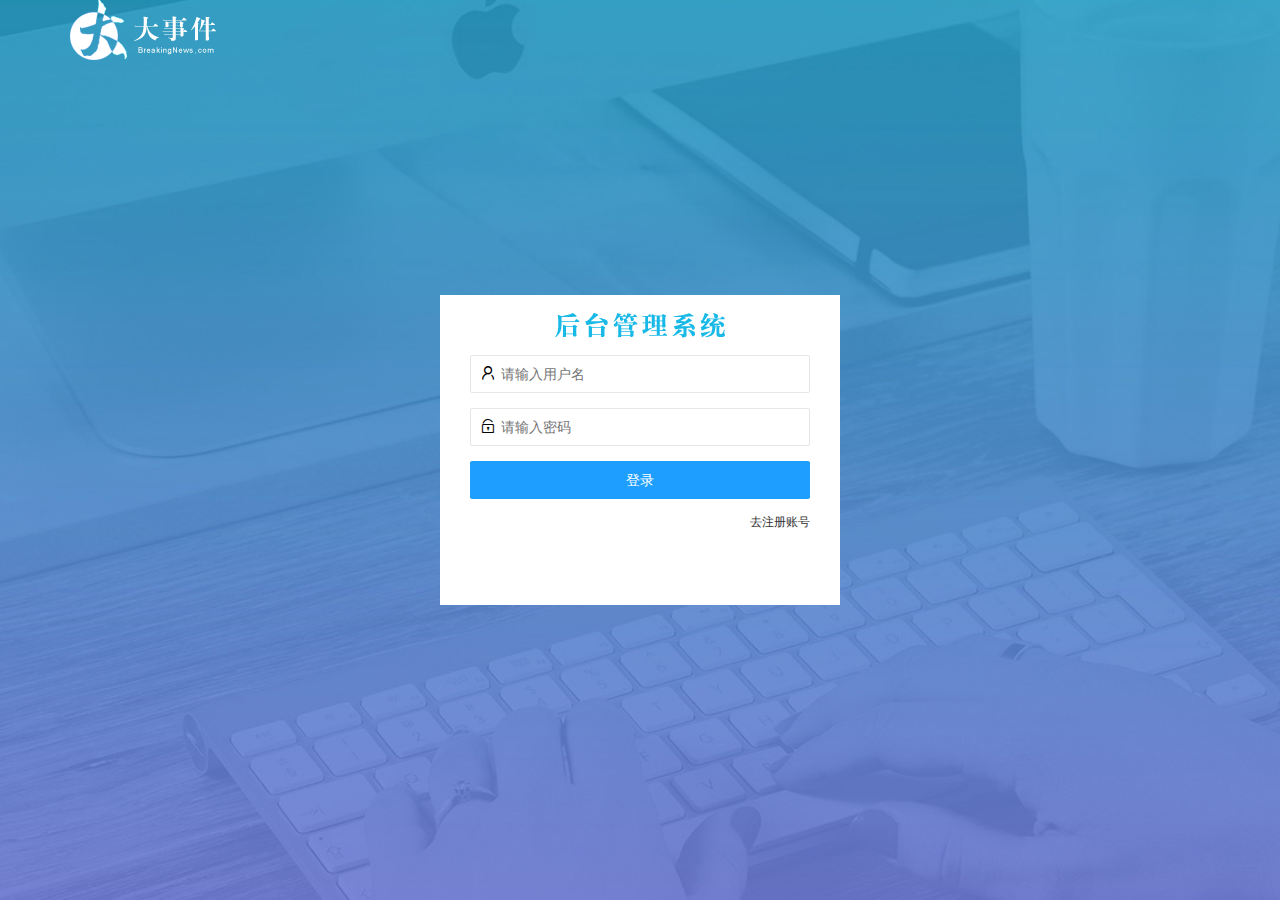
<file: login.html>
<!DOCTYPE html>
<html lang="en">

<head>
    <meta charset="UTF-8">
    <meta name="viewport" content="width=device-width, initial-scale=1.0">
    <title>Document</title>
    <link rel="stylesheet" href="/assets/lib/layui/css/layui.css">
    <link rel="stylesheet" href="/assets/css/login.css">

</head>

<body>
    <div class="layui-main">
        <img src="/assets/images/logo.png" alt="">
    </div>
    <!-- 登录注册区域 -->
    <div class="loginAndRegBox">
        <div class="titleBox"></div>
        <div class="loginBox">
            <!-- 登录表单 -->
            <form class="layui-form" id="form_login">
                <div class="layui-form-item">
                    <i class="layui-icon layui-icon-username"></i>
                    <input type="text" name="username" required lay-verify="required" placeholder="请输入用户名"
                        autocomplete="off" class="layui-input">
                </div>
                <div class="layui-form-item">
                    <i class="layui-icon layui-icon-password"></i>
                    <input type="password" name="password" required lay-verify="required|pwd" placeholder="请输入密码"
                        autocomplete="off" class="layui-input">
                </div>
                <div class="layui-form-item">
                    <button class="layui-btn layui-btn-fluid layui-btn-normal" lay-submit
                        lay-filter="formDemo">登录</button>
                </div>
                <div class="layui-form-item">
                    <a href="javascript:;" id="link_reg">去注册账号</a>
                </div>
            </form>
        </div>
        <div class="regBox">
            <!-- 注册表单 -->
            <form class="layui-form" id="form_reg">
                <div class="layui-form-item">
                    <i class="layui-icon layui-icon-username"></i>
                    <input type="text" name="username" required lay-verify="required" placeholder="请输入用户名"
                        autocomplete="off" class="layui-input">
                </div>
                <div class="layui-form-item">
                    <i class="layui-icon layui-icon-password"></i>
                    <input type="password" name="password" required lay-verify="required|pwd" placeholder="请输入密码"
                        autocomplete="off" class="layui-input">
                </div>
                <div class="layui-form-item">
                    <i class="layui-icon layui-icon-password"></i>
                    <input type="password" name="repassword" required lay-verify="required|repwd" placeholder="再次确认密码"
                        autocomplete="off" class="layui-input">
                </div>
                <div class="layui-form-item">
                    <button class="layui-btn layui-btn-fluid layui-btn-normal" lay-submit
                        lay-filter="formDemo">注册</button>
                </div>
                <div class="layui-form-item">
                    <a href="javascript:;" id="link_login">去登录</a>
                </div>
            </form>
        </div>
    </div>
    <script src="/assets/lib/layui/layui.all.js"></script>
    <script src="/assets/lib/jquery.js"></script>
    <script src="/assets/js/baseAPI.js"></script>
    <script src="/assets/js/login.js"></script>
</body>

</html>
</file>
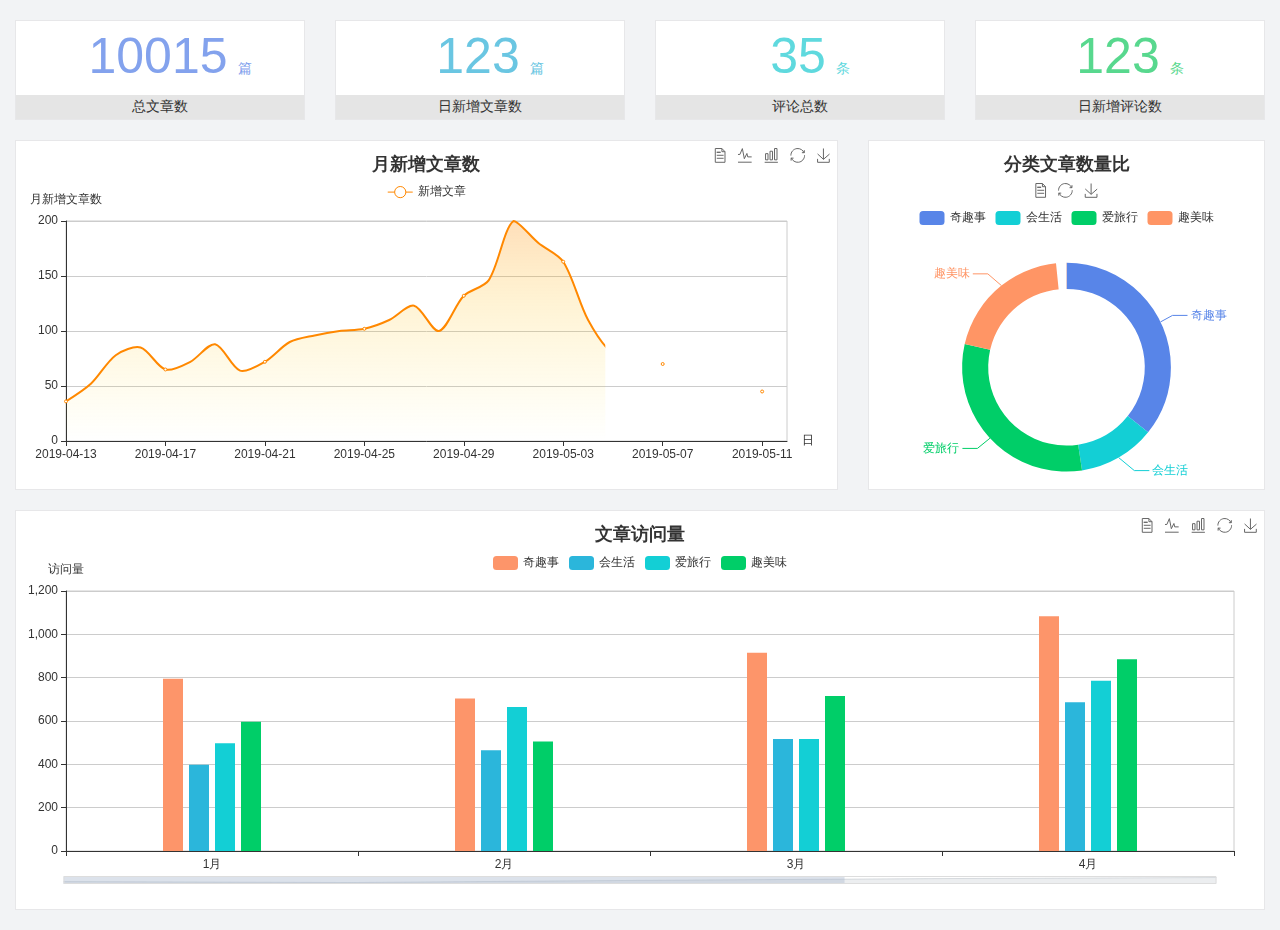
<file: home/dashboard.html>
<!DOCTYPE html>
<html lang="en">

<head>
  <meta charset="UTF-8">
  <meta name="viewport" content="width=device-width, initial-scale=1.0">
  <meta http-equiv="X-UA-Compatible" content="ie=edge">
  <title>图表统计</title>
  <link rel="stylesheet" href="../../assets/lib/bootstrap.css" />
  <link rel="stylesheet" href="../../assets/lib/main.css" />
  <script src="../../assets/lib/jquery.js"></script>
  <script type="text/javascript" src="../../assets/lib/echarts.min.js"></script>
</head>

<body>
  <div class="container-fluid">
    <div class="row spannel_list">
      <div class="col-sm-3 col-xs-6">
        <div class="spannel">
          <em>10015</em><span>篇</span>
          <b>总文章数</b>
        </div>
      </div>
      <div class="col-sm-3 col-xs-6">
        <div class="spannel scolor01">
          <em>123</em><span>篇</span>
          <b>日新增文章数</b>
        </div>
      </div>
      <div class="col-sm-3 col-xs-6">
        <div class="spannel scolor02">
          <em>35</em><span>条</span>
          <b>评论总数</b>
        </div>
      </div>
      <div class="col-sm-3 col-xs-6">
        <div class="spannel scolor03">
          <em>123</em><span>条</span>
          <b>日新增评论数</b>
        </div>
      </div>
    </div>
  </div>

  <div class="container-fluid">
    <div class="row curve-pie">
      <div class="col-lg-8 col-md-8">
        <div class="gragh_pannel" id="curve_show"></div>
      </div>
      <div class="col-lg-4 col-md-4">
        <div class="gragh_pannel" id="pie_show"></div>
      </div>
    </div>
  </div>

  <div class="container-fluid">
    <div class="column_pannel" id="column_show"></div>
  </div>

  <script>
    var oChart = echarts.init(document.getElementById('curve_show'));
    var aList_all = [
      { 'count': 36, 'date': '2019-04-13' },
      { 'count': 52, 'date': '2019-04-14' },
      { 'count': 78, 'date': '2019-04-15' },
      { 'count': 85, 'date': '2019-04-16' },
      { 'count': 65, 'date': '2019-04-17' },
      { 'count': 72, 'date': '2019-04-18' },
      { 'count': 88, 'date': '2019-04-19' },
      { 'count': 64, 'date': '2019-04-20' },
      { 'count': 72, 'date': '2019-04-21' },
      { 'count': 90, 'date': '2019-04-22' },
      { 'count': 96, 'date': '2019-04-23' },
      { 'count': 100, 'date': '2019-04-24' },
      { 'count': 102, 'date': '2019-04-25' },
      { 'count': 110, 'date': '2019-04-26' },
      { 'count': 123, 'date': '2019-04-27' },
      { 'count': 100, 'date': '2019-04-28' },
      { 'count': 132, 'date': '2019-04-29' },
      { 'count': 146, 'date': '2019-04-30' },
      { 'count': 200, 'date': '2019-05-01' },
      { 'count': 180, 'date': '2019-05-02' },
      { 'count': 163, 'date': '2019-05-03' },
      { 'count': 110, 'date': '2019-05-04' },
      { 'count': 80, 'date': '2019-05-05' },
      { 'count': 82, 'date': '2019-05-06' },
      { 'count': 70, 'date': '2019-05-07' },
      { 'count': 65, 'date': '2019-05-08' },
      { 'count': 54, 'date': '2019-05-09' },
      { 'count': 40, 'date': '2019-05-10' },
      { 'count': 45, 'date': '2019-05-11' },
      { 'count': 38, 'date': '2019-05-12' },
    ];

    let aCount = [];
    let aDate = [];

    for (var i = 0; i < aList_all.length; i++) {
      aCount.push(aList_all[i].count);
      aDate.push(aList_all[i].date);
    }

    var chartopt = {
      title: {
        text: '月新增文章数',
        left: 'center',
        top: '10'
      },
      tooltip: {
        trigger: 'axis'
      },
      legend: {
        data: ['新增文章'],
        top: '40'
      },
      toolbox: {
        show: true,
        feature: {
          mark: { show: true },
          dataView: { show: true, readOnly: false },
          magicType: { show: true, type: ['line', 'bar'] },
          restore: { show: true },
          saveAsImage: { show: true }
        }
      },
      calculable: true,
      xAxis: [
        {
          name: '日',
          type: 'category',
          boundaryGap: false,
          data: aDate
        }
      ],
      yAxis: [
        {
          name: '月新增文章数',
          type: 'value'
        }
      ],
      series: [
        {
          name: '新增文章',
          type: 'line',
          smooth: true,
          itemStyle: { normal: { areaStyle: { type: 'default' }, color: '#f80' }, lineStyle: { color: '#f80' } },
          data: aCount
        }],
      areaStyle: {
        normal: {
          color: new echarts.graphic.LinearGradient(0, 0, 0, 1, [{
            offset: 0,
            color: 'rgba(255,136,0,0.39)'
          }, {
            offset: .34,
            color: 'rgba(255,180,0,0.25)'
          }, {
            offset: 1,
            color: 'rgba(255,222,0,0.00)'
          }])

        }
      },
      grid: {
        show: true,
        x: 50,
        x2: 50,
        y: 80,
        height: 220
      }
    };

    oChart.setOption(chartopt);


    var oPie = echarts.init(document.getElementById('pie_show'));
    var oPieopt =
    {
      title: {
        top: 10,
        text: '分类文章数量比',
        x: 'center'
      },
      tooltip: {
        trigger: 'item',
        formatter: "{a} <br/>{b} : {c} ({d}%)"
      },
      color: ['#5885e8', '#13cfd5', '#00ce68', '#ff9565'],
      legend: {
        x: 'center',
        top: 65,
        data: ['奇趣事', '会生活', '爱旅行', '趣美味']
      },
      toolbox: {
        show: true,
        x: 'center',
        top: 35,
        feature: {
          mark: { show: true },
          dataView: { show: true, readOnly: false },
          magicType: {
            show: true,
            type: ['pie', 'funnel'],
            option: {
              funnel: {
                x: '25%',
                width: '50%',
                funnelAlign: 'left',
                max: 1548
              }
            }
          },
          restore: { show: true },
          saveAsImage: { show: true }
        }
      },
      calculable: true,
      series: [
        {
          name: '访问来源',
          type: 'pie',
          radius: ['45%', '60%'],
          center: ['50%', '65%'],
          data: [
            { value: 300, name: '奇趣事' },
            { value: 100, name: '会生活' },
            { value: 260, name: '爱旅行' },
            { value: 180, name: '趣美味' }
          ]
        }
      ]
    };
    oPie.setOption(oPieopt);



    var oColumn = this.echarts.init(document.getElementById('column_show'));
    var oColumnopt =
    {
      title: {
        text: '文章访问量',
        left: 'center',
        top: '10'
      },
      tooltip: {
        trigger: 'axis'
      },
      legend: {
        data: ['奇趣事', '会生活', '爱旅行', '趣美味'],
        top: '40'
      },
      toolbox: {
        show: true,
        feature: {
          mark: { show: true },
          dataView: { show: true, readOnly: false },
          magicType: { show: true, type: ['line', 'bar'] },
          restore: { show: true },
          saveAsImage: { show: true }
        }
      },
      calculable: true,
      xAxis: [
        {
          type: 'category',
          data: ['1月', '2月', '3月', '4月', '5月']
        }
      ],
      yAxis: [
        {
          name: '访问量',
          type: 'value'
        }
      ],
      series: [
        {
          name: '奇趣事',
          type: 'bar',
          barWidth: 20,
          itemStyle: {
            normal: { areaStyle: { type: 'default' }, color: '#fd956a' }
          },
          data: [800, 708, 920, 1090, 1200]
        },
        {
          name: '会生活',
          type: 'bar',
          barWidth: 20,
          itemStyle: {
            normal: { areaStyle: { type: 'default' }, color: '#2bb6db' }
          },
          data: [400, 468, 520, 690, 800]
        },
        {
          name: '爱旅行',
          type: 'bar',
          barWidth: 20,
          itemStyle: {
            normal: { areaStyle: { type: 'default' }, color: '#13cfd5' }
          },
          data: [500, 668, 520, 790, 900]
        },
        {
          name: '趣美味',
          type: 'bar',
          barWidth: 20,
          itemStyle: {
            normal: { areaStyle: { type: 'default' }, color: '#00ce68' }
          },
          data: [600, 508, 720, 890, 1000]
        }
      ],
      grid: {
        show: true,
        x: 50,
        x2: 30,
        y: 80,
        height: 260
      },
      dataZoom: [//给x轴设置滚动条
        {
          start: 0,//默认为0
          end: 100 - 1000 / 31,//默认为100
          type: 'slider',
          show: true,
          xAxisIndex: [0],
          handleSize: 0,//滑动条的 左右2个滑动条的大小
          height: 8,//组件高度
          left: 45, //左边的距离
          right: 50,//右边的距离
          bottom: 26,//右边的距离
          handleColor: '#ddd',//h滑动图标的颜色
          handleStyle: {
            borderColor: "#cacaca",
            borderWidth: "1",
            shadowBlur: 2,
            background: "#ddd",
            shadowColor: "#ddd",
          }
        }]
    };
    oColumn.setOption(oColumnopt);
  </script>
</body>

</html>
</file>
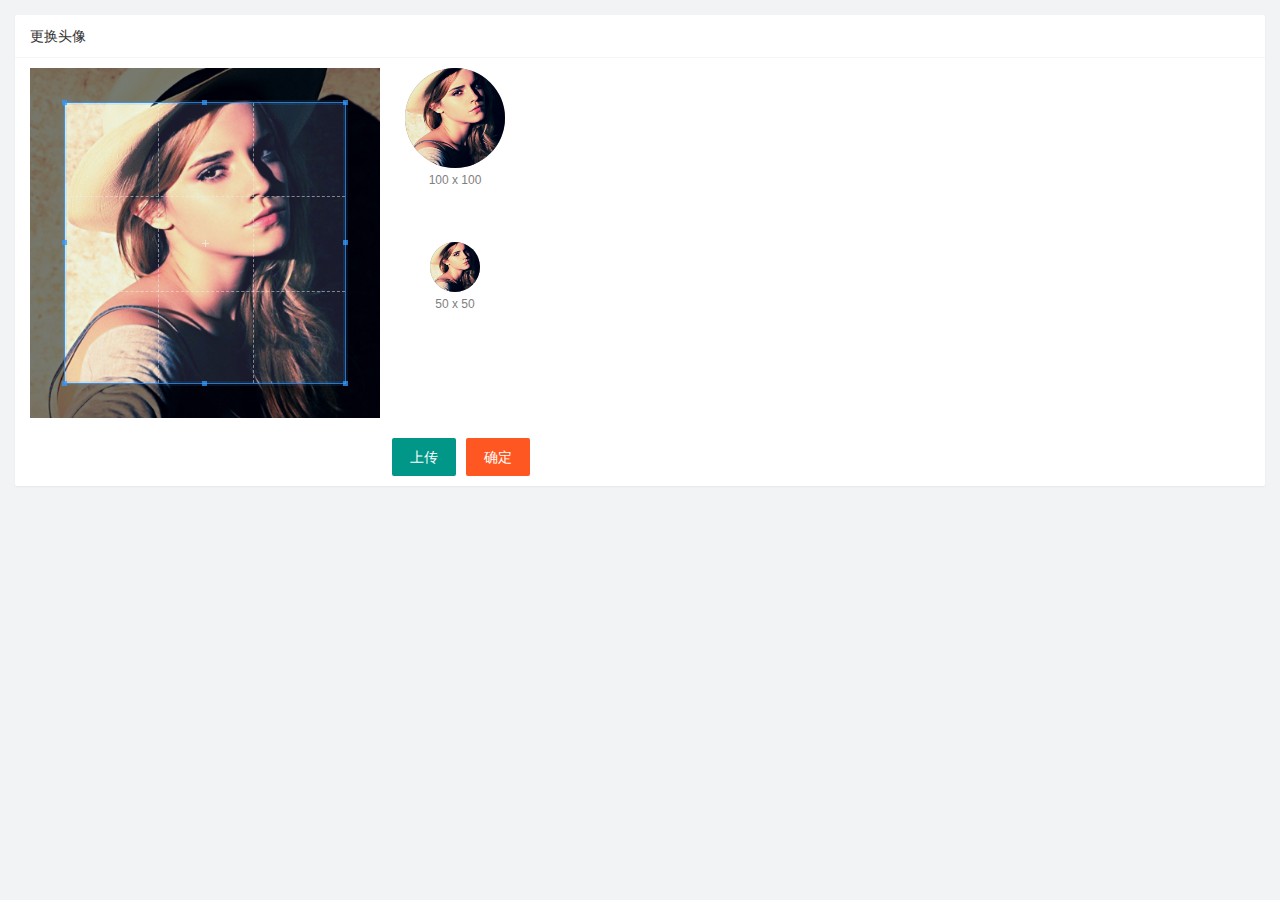
<file: user/user_avatar.html>
<!DOCTYPE html>
<html lang="en">

<head>
    <meta charset="UTF-8">
    <meta name="viewport" content="width=device-width, initial-scale=1.0">
    <title>Document</title>
    <link rel="stylesheet" href="/assets/lib/layui/css/layui.css">
    <link rel="stylesheet" href="/assets/lib/cropper/cropper.css">
    <link rel="stylesheet" href="/assets/css/user/user_avatar.css">
</head>

<body>
    <div class="layui-card">
        <div class="layui-card-header">更换头像</div>
        <div class="layui-card-body">
            <!-- 第一行的图片裁剪和预览区域 -->
            <div class="row1">
                <!-- 图片裁剪区域 -->
                <div class="cropper-box">
                    <!-- 这个 img 标签很重要，将来会把它初始化为裁剪区域 -->
                    <img id="image" src="/assets/images/sample.jpg" />
                </div>
                <!-- 图片的预览区域 -->
                <div class="preview-box">
                    <div>
                        <!-- 宽高为 100px 的预览区域 -->
                        <div class="img-preview w100"></div>
                        <p class="size">100 x 100</p>
                    </div>
                    <div>
                        <!-- 宽高为 50px 的预览区域 -->
                        <div class="img-preview w50"></div>
                        <p class="size">50 x 50</p>
                    </div>
                </div>
            </div>
            <!-- 第二行的按钮区域 -->
            <div class="row2">
                <input type="file" id="file" accept="image/png,image/jpeg">
                <button type="button" class="layui-btn" id="btnChooseImage">上传</button>
                <button type="button" class="layui-btn layui-btn-danger" id="btnUpload">确定</button>
            </div>
        </div>
    </div>
    <script src="/assets/lib/layui/layui.all.js"></script>
    <script src="/assets/lib/jquery.js"></script>
    <script src="/assets/lib/cropper/Cropper.js"></script>
    <script src="/assets/lib/cropper/jquery-cropper.js"></script>
    <script src="/assets/js/baseAPI.js"></script>
    <script src="/assets/js/user/user_avatar.js"></script>
</body>

</html>
</file>
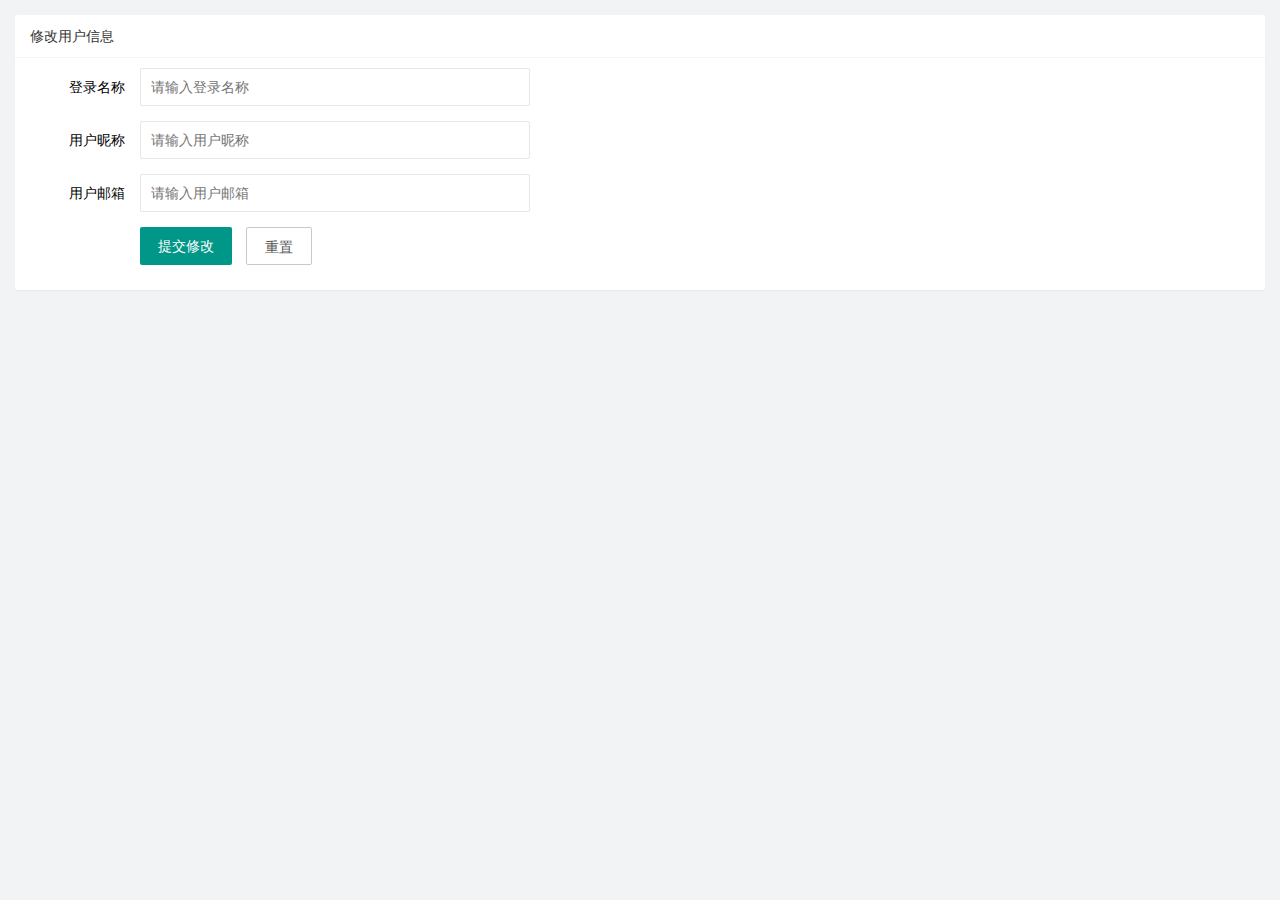
<file: user/user_info.html>
<!DOCTYPE html>
<html lang="en">

<head>
    <meta charset="UTF-8">
    <meta name="viewport" content="width=device-width, initial-scale=1.0">
    <title>Document</title>
    <link rel="stylesheet" href="/assets/lib/layui/css/layui.css">
    <link rel="stylesheet" href="/assets/css/user/user_info.css">
</head>

<body>
    <div class="layui-card">
        <div class="layui-card-header">修改用户信息</div>
        <div class="layui-card-body">
            <form class="layui-form" lay-filter="formUserInfo">
                <input type="hidden" name="id" value="">
                <div class="layui-form-item">
                    <label class="layui-form-label">登录名称</label>
                    <div class="layui-input-block">
                        <input type="text" name="username" required lay-verify="required" placeholder="请输入登录名称"
                            autocomplete="off" class="layui-input" readonly>
                    </div>
                </div>
                <div class="layui-form-item">
                    <label class="layui-form-label">用户昵称</label>
                    <div class="layui-input-block">
                        <input type="text" name="nickname" required lay-verify="required|nickname" placeholder="请输入用户昵称"
                            autocomplete="off" class="layui-input">
                    </div>
                </div>
                <div class="layui-form-item">
                    <label class="layui-form-label">用户邮箱</label>
                    <div class="layui-input-block">
                        <input type="text" name="email" required lay-verify="required|email" placeholder="请输入用户邮箱"
                            autocomplete="off" class="layui-input">
                    </div>
                </div>
                <div class="layui-form-item">
                    <div class="layui-input-block">
                        <button class="layui-btn" lay-submit lay-filter="formDemo">提交修改</button>
                        <button type="reset" class="layui-btn layui-btn-primary" id="btnReset">重置</button>
                    </div>
                </div>
            </form>
        </div>
    </div>
    <script src="/assets/lib/layui/layui.all.js"></script>
    <script src="/assets/lib/jquery.js"></script>
    <script src="/assets/js/baseAPI.js"></script>
    <script src="/assets/js/user/user_info.js"></script>
</body>

</html>
</file>
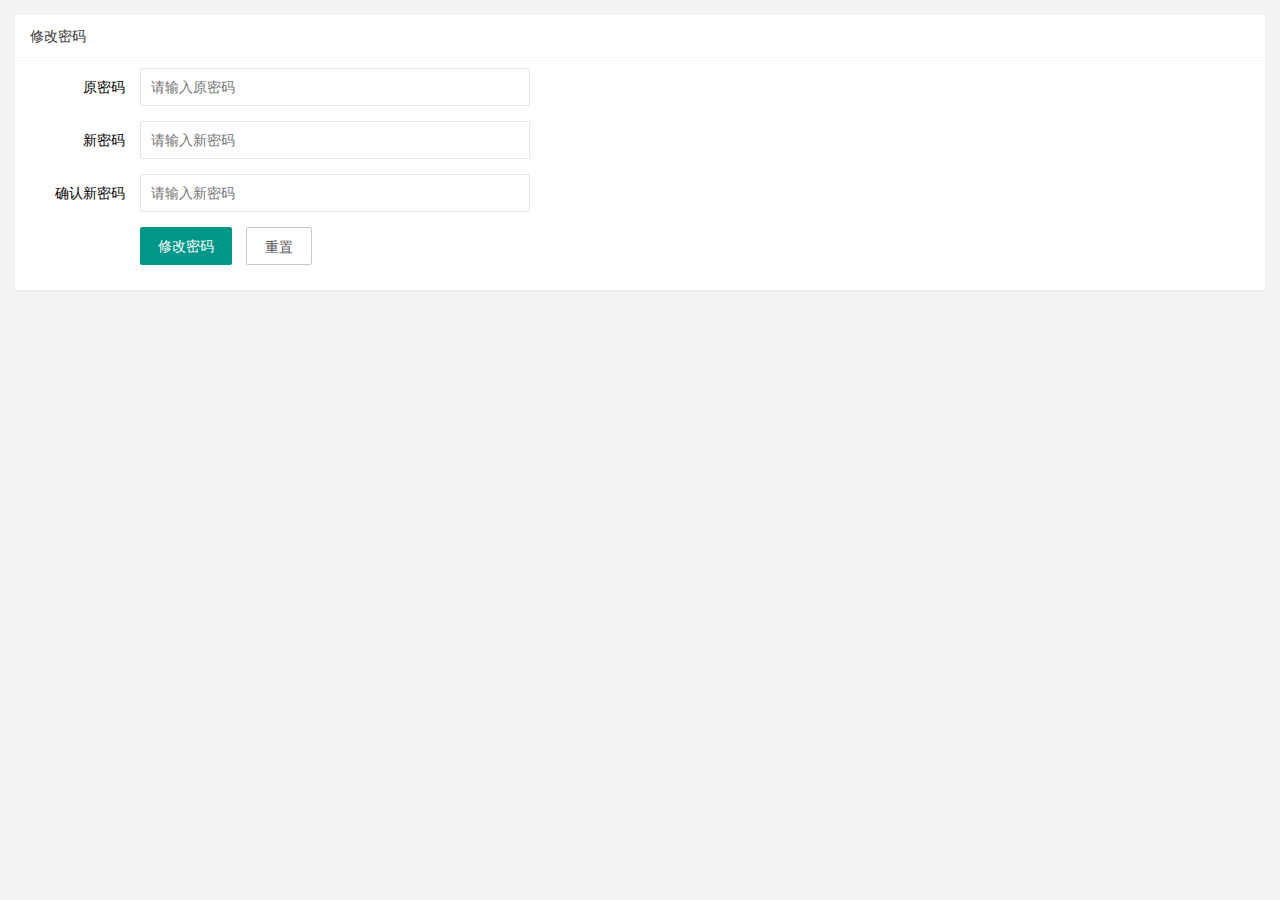
<file: user/user_pwd.html>
<!DOCTYPE html>
<html lang="en">

<head>
    <meta charset="UTF-8">
    <meta name="viewport" content="width=device-width, initial-scale=1.0">
    <title>Document</title>
    <link rel="stylesheet" href="/assets/lib/layui/css/layui.css">
    <link rel="stylesheet" href="/assets/css/user/user_pwd.css">
</head>

<body>
    <div class="layui-card">
        <div class="layui-card-header">修改密码</div>
        <div class="layui-card-body">
            <form class="layui-form" action="">
                <div class="layui-form-item">
                    <label class="layui-form-label">原密码</label>
                    <div class="layui-input-block">
                        <input type="password" name="oldPwd" required lay-verify="required|pwd" placeholder="请输入原密码"
                            autocomplete="off" class="layui-input">
                    </div>
                </div>
                <div class="layui-form-item">
                    <label class="layui-form-label">新密码</label>
                    <div class="layui-input-block">
                        <input type="password" name="newPwd" required lay-verify="required|pwd|samePwd"
                            placeholder="请输入新密码" autocomplete="off" class="layui-input">
                    </div>
                </div>
                <div class="layui-form-item">
                    <label class="layui-form-label">确认新密码</label>
                    <div class="layui-input-block">
                        <input type="password" name="rePwd" required lay-verify="required|pwd|rePwd"
                            placeholder="请输入新密码" autocomplete="off" class="layui-input">
                    </div>
                </div>
                <div class="layui-form-item">
                    <div class="layui-input-block">
                        <button class="layui-btn" lay-submit lay-filter="formDemo">修改密码</button>
                        <button type="reset" class="layui-btn layui-btn-primary">重置</button>
                    </div>
                </div>
            </form>
        </div>
    </div>
    <script src="/assets/lib/layui/layui.all.js"></script>
    <script src="/assets/lib/jquery.js"></script>
    <script src="/assets/js/baseAPI.js"></script>
    <script src="/assets/js/user/user_pwd.js"></script>
</body>

</html>
</file>
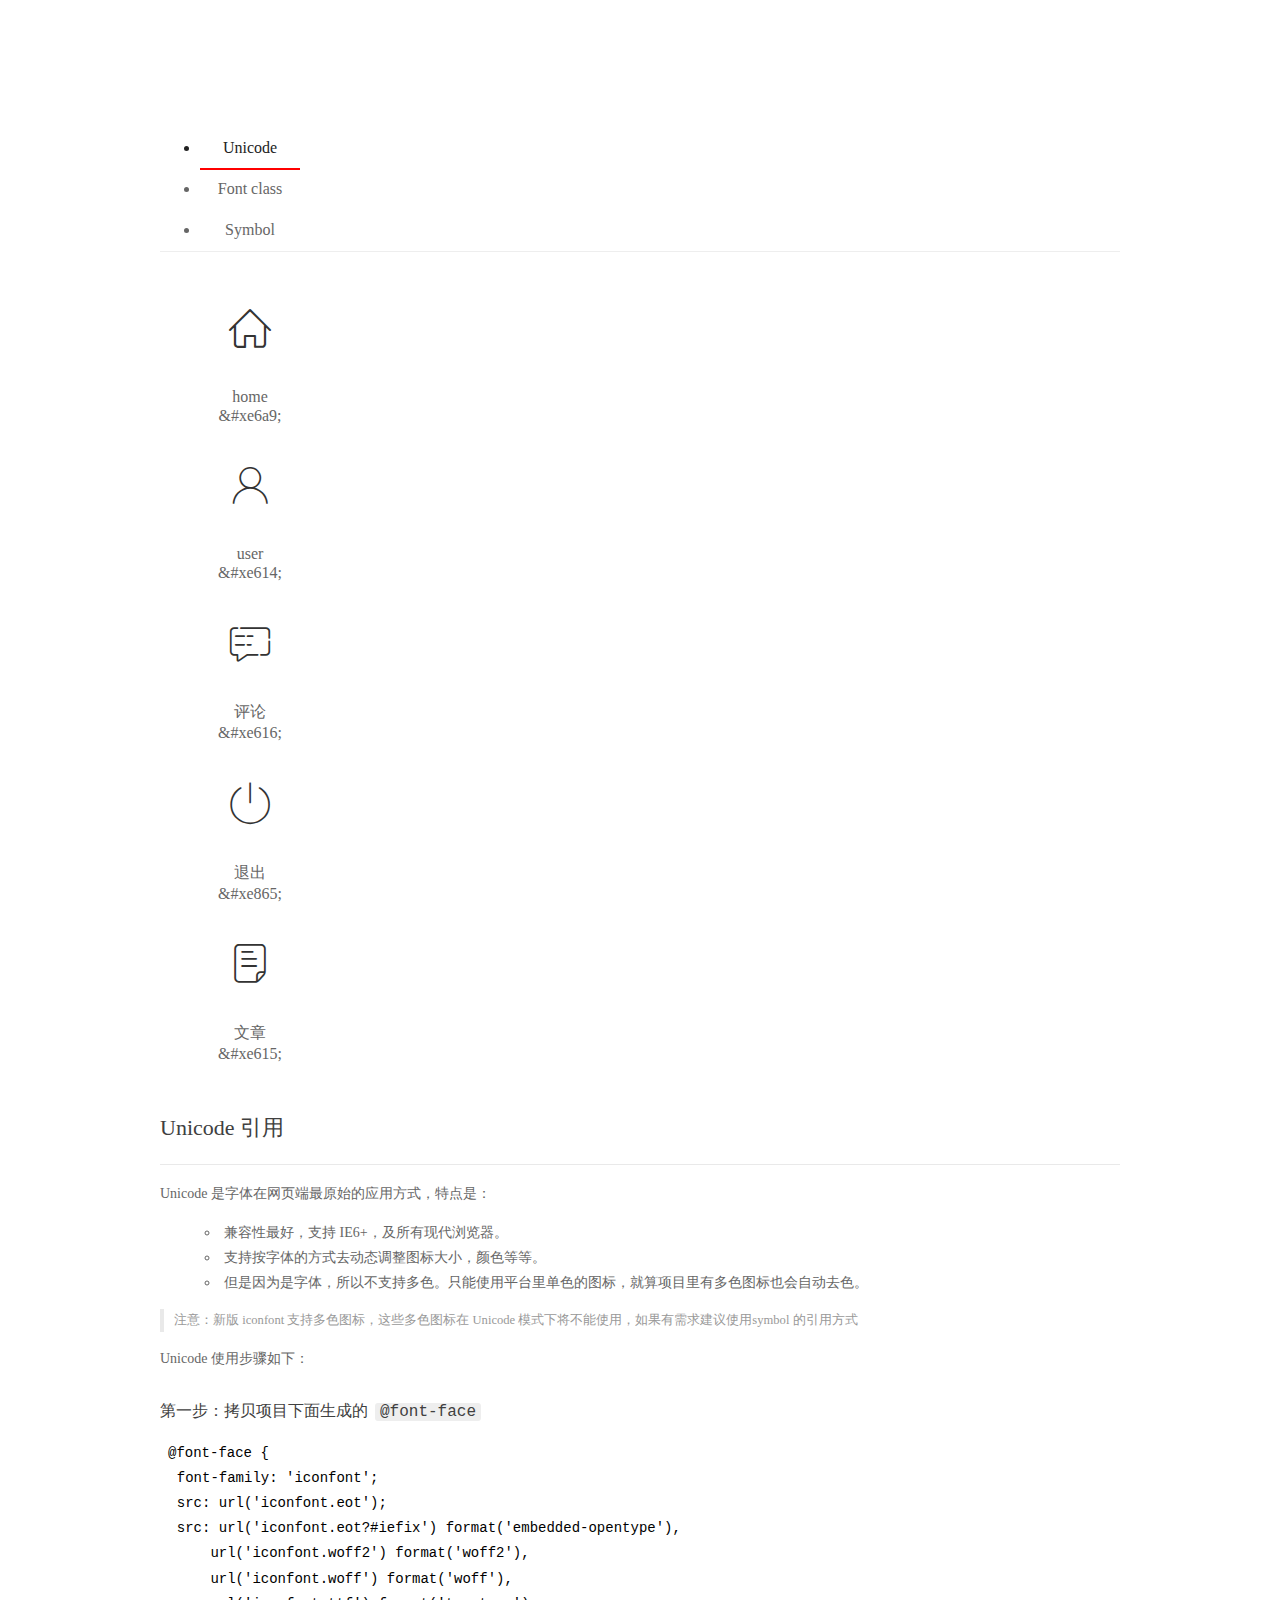
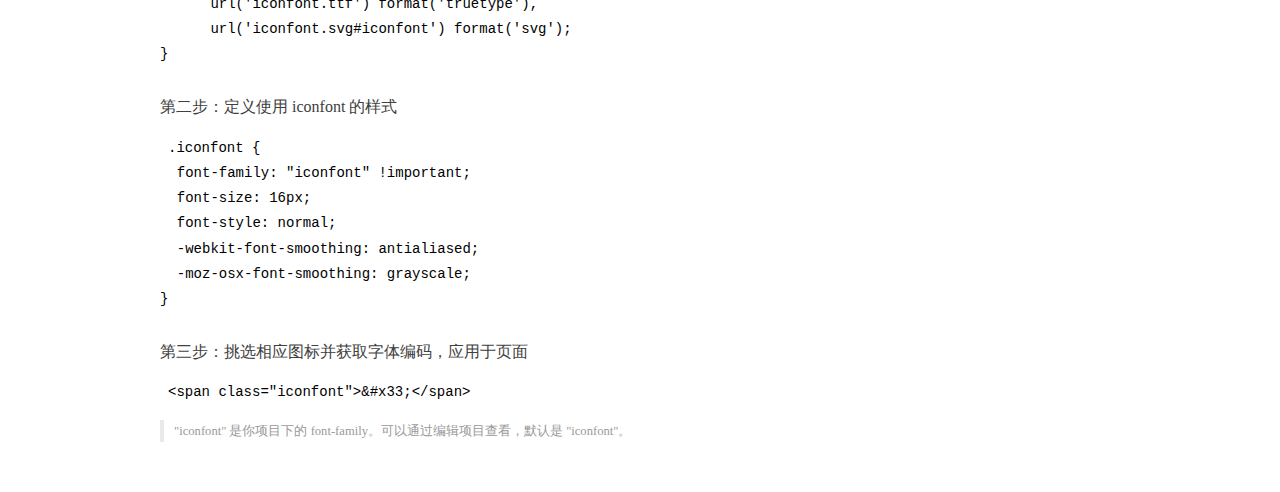
<file: assets/fonts/demo_index.html>
<!DOCTYPE html>
<html>
<head>
  <meta charset="utf-8"/>
  <title>IconFont Demo</title>
  <link rel="shortcut icon" href="https://gtms04.alicdn.com/tps/i4/TB1_oz6GVXXXXaFXpXXJDFnIXXX-64-64.ico" type="image/x-icon"/>
  <link rel="stylesheet" href="https://g.alicdn.com/thx/cube/1.3.2/cube.min.css">
  <link rel="stylesheet" href="demo.css">
  <link rel="stylesheet" href="iconfont.css">
  <script src="iconfont.js"></script>
  <!-- jQuery -->
  <script src="https://a1.alicdn.com/oss/uploads/2018/12/26/7bfddb60-08e8-11e9-9b04-53e73bb6408b.js"></script>
  <!-- 代码高亮 -->
  <script src="https://a1.alicdn.com/oss/uploads/2018/12/26/a3f714d0-08e6-11e9-8a15-ebf944d7534c.js"></script>
</head>
<body>
  <div class="main">
    <h1 class="logo"><a href="https://www.iconfont.cn/" title="iconfont 首页" target="_blank">&#xe86b;</a></h1>
    <div class="nav-tabs">
      <ul id="tabs" class="dib-box">
        <li class="dib active"><span>Unicode</span></li>
        <li class="dib"><span>Font class</span></li>
        <li class="dib"><span>Symbol</span></li>
      </ul>
      
    </div>
    <div class="tab-container">
      <div class="content unicode" style="display: block;">
          <ul class="icon_lists dib-box">
          
            <li class="dib">
              <span class="icon iconfont">&#xe6a9;</span>
                <div class="name">home</div>
                <div class="code-name">&amp;#xe6a9;</div>
              </li>
          
            <li class="dib">
              <span class="icon iconfont">&#xe614;</span>
                <div class="name">user</div>
                <div class="code-name">&amp;#xe614;</div>
              </li>
          
            <li class="dib">
              <span class="icon iconfont">&#xe616;</span>
                <div class="name">评论</div>
                <div class="code-name">&amp;#xe616;</div>
              </li>
          
            <li class="dib">
              <span class="icon iconfont">&#xe865;</span>
                <div class="name">退出</div>
                <div class="code-name">&amp;#xe865;</div>
              </li>
          
            <li class="dib">
              <span class="icon iconfont">&#xe615;</span>
                <div class="name">文章</div>
                <div class="code-name">&amp;#xe615;</div>
              </li>
          
          </ul>
          <div class="article markdown">
          <h2 id="unicode-">Unicode 引用</h2>
          <hr>

          <p>Unicode 是字体在网页端最原始的应用方式，特点是：</p>
          <ul>
            <li>兼容性最好，支持 IE6+，及所有现代浏览器。</li>
            <li>支持按字体的方式去动态调整图标大小，颜色等等。</li>
            <li>但是因为是字体，所以不支持多色。只能使用平台里单色的图标，就算项目里有多色图标也会自动去色。</li>
          </ul>
          <blockquote>
            <p>注意：新版 iconfont 支持多色图标，这些多色图标在 Unicode 模式下将不能使用，如果有需求建议使用symbol 的引用方式</p>
          </blockquote>
          <p>Unicode 使用步骤如下：</p>
          <h3 id="-font-face">第一步：拷贝项目下面生成的 <code>@font-face</code></h3>
<pre><code class="language-css"
>@font-face {
  font-family: 'iconfont';
  src: url('iconfont.eot');
  src: url('iconfont.eot?#iefix') format('embedded-opentype'),
      url('iconfont.woff2') format('woff2'),
      url('iconfont.woff') format('woff'),
      url('iconfont.ttf') format('truetype'),
      url('iconfont.svg#iconfont') format('svg');
}
</code></pre>
          <h3 id="-iconfont-">第二步：定义使用 iconfont 的样式</h3>
<pre><code class="language-css"
>.iconfont {
  font-family: "iconfont" !important;
  font-size: 16px;
  font-style: normal;
  -webkit-font-smoothing: antialiased;
  -moz-osx-font-smoothing: grayscale;
}
</code></pre>
          <h3 id="-">第三步：挑选相应图标并获取字体编码，应用于页面</h3>
<pre>
<code class="language-html"
>&lt;span class="iconfont"&gt;&amp;#x33;&lt;/span&gt;
</code></pre>
          <blockquote>
            <p>"iconfont" 是你项目下的 font-family。可以通过编辑项目查看，默认是 "iconfont"。</p>
          </blockquote>
          </div>
      </div>
      <div class="content font-class">
        <ul class="icon_lists dib-box">
          
          <li class="dib">
            <span class="icon iconfont icon-home"></span>
            <div class="name">
              home
            </div>
            <div class="code-name">.icon-home
            </div>
          </li>
          
          <li class="dib">
            <span class="icon iconfont icon-user"></span>
            <div class="name">
              user
            </div>
            <div class="code-name">.icon-user
            </div>
          </li>
          
          <li class="dib">
            <span class="icon iconfont icon-pinglun"></span>
            <div class="name">
              评论
            </div>
            <div class="code-name">.icon-pinglun
            </div>
          </li>
          
          <li class="dib">
            <span class="icon iconfont icon-tuichu"></span>
            <div class="name">
              退出
            </div>
            <div class="code-name">.icon-tuichu
            </div>
          </li>
          
          <li class="dib">
            <span class="icon iconfont icon-16"></span>
            <div class="name">
              文章
            </div>
            <div class="code-name">.icon-16
            </div>
          </li>
          
        </ul>
        <div class="article markdown">
        <h2 id="font-class-">font-class 引用</h2>
        <hr>

        <p>font-class 是 Unicode 使用方式的一种变种，主要是解决 Unicode 书写不直观，语意不明确的问题。</p>
        <p>与 Unicode 使用方式相比，具有如下特点：</p>
        <ul>
          <li>兼容性良好，支持 IE8+，及所有现代浏览器。</li>
          <li>相比于 Unicode 语意明确，书写更直观。可以很容易分辨这个 icon 是什么。</li>
          <li>因为使用 class 来定义图标，所以当要替换图标时，只需要修改 class 里面的 Unicode 引用。</li>
          <li>不过因为本质上还是使用的字体，所以多色图标还是不支持的。</li>
        </ul>
        <p>使用步骤如下：</p>
        <h3 id="-fontclass-">第一步：引入项目下面生成的 fontclass 代码：</h3>
<pre><code class="language-html">&lt;link rel="stylesheet" href="./iconfont.css"&gt;
</code></pre>
        <h3 id="-">第二步：挑选相应图标并获取类名，应用于页面：</h3>
<pre><code class="language-html">&lt;span class="iconfont icon-xxx"&gt;&lt;/span&gt;
</code></pre>
        <blockquote>
          <p>"
            iconfont" 是你项目下的 font-family。可以通过编辑项目查看，默认是 "iconfont"。</p>
        </blockquote>
      </div>
      </div>
      <div class="content symbol">
          <ul class="icon_lists dib-box">
          
            <li class="dib">
                <svg class="icon svg-icon" aria-hidden="true">
                  <use xlink:href="#icon-home"></use>
                </svg>
                <div class="name">home</div>
                <div class="code-name">#icon-home</div>
            </li>
          
            <li class="dib">
                <svg class="icon svg-icon" aria-hidden="true">
                  <use xlink:href="#icon-user"></use>
                </svg>
                <div class="name">user</div>
                <div class="code-name">#icon-user</div>
            </li>
          
            <li class="dib">
                <svg class="icon svg-icon" aria-hidden="true">
                  <use xlink:href="#icon-pinglun"></use>
                </svg>
                <div class="name">评论</div>
                <div class="code-name">#icon-pinglun</div>
            </li>
          
            <li class="dib">
                <svg class="icon svg-icon" aria-hidden="true">
                  <use xlink:href="#icon-tuichu"></use>
                </svg>
                <div class="name">退出</div>
                <div class="code-name">#icon-tuichu</div>
            </li>
          
            <li class="dib">
                <svg class="icon svg-icon" aria-hidden="true">
                  <use xlink:href="#icon-16"></use>
                </svg>
                <div class="name">文章</div>
                <div class="code-name">#icon-16</div>
            </li>
          
          </ul>
          <div class="article markdown">
          <h2 id="symbol-">Symbol 引用</h2>
          <hr>

          <p>这是一种全新的使用方式，应该说这才是未来的主流，也是平台目前推荐的用法。相关介绍可以参考这篇<a href="">文章</a>
            这种用法其实是做了一个 SVG 的集合，与另外两种相比具有如下特点：</p>
          <ul>
            <li>支持多色图标了，不再受单色限制。</li>
            <li>通过一些技巧，支持像字体那样，通过 <code>font-size</code>, <code>color</code> 来调整样式。</li>
            <li>兼容性较差，支持 IE9+，及现代浏览器。</li>
            <li>浏览器渲染 SVG 的性能一般，还不如 png。</li>
          </ul>
          <p>使用步骤如下：</p>
          <h3 id="-symbol-">第一步：引入项目下面生成的 symbol 代码：</h3>
<pre><code class="language-html">&lt;script src="./iconfont.js"&gt;&lt;/script&gt;
</code></pre>
          <h3 id="-css-">第二步：加入通用 CSS 代码（引入一次就行）：</h3>
<pre><code class="language-html">&lt;style&gt;
.icon {
  width: 1em;
  height: 1em;
  vertical-align: -0.15em;
  fill: currentColor;
  overflow: hidden;
}
&lt;/style&gt;
</code></pre>
          <h3 id="-">第三步：挑选相应图标并获取类名，应用于页面：</h3>
<pre><code class="language-html">&lt;svg class="icon" aria-hidden="true"&gt;
  &lt;use xlink:href="#icon-xxx"&gt;&lt;/use&gt;
&lt;/svg&gt;
</code></pre>
          </div>
      </div>

    </div>
  </div>
  <script>
  $(document).ready(function () {
      $('.tab-container .content:first').show()

      $('#tabs li').click(function (e) {
        var tabContent = $('.tab-container .content')
        var index = $(this).index()

        if ($(this).hasClass('active')) {
          return
        } else {
          $('#tabs li').removeClass('active')
          $(this).addClass('active')

          tabContent.hide().eq(index).fadeIn()
        }
      })
    })
  </script>
</body>
</html>
</file>
<file: assets/lib/layui/css/layui.css>
/** layui-v2.5.5 MIT License By https://www.layui.com */
 .layui-inline,img{display:inline-block;vertical-align:middle}h1,h2,h3,h4,h5,h6{font-weight:400}.layui-edge,.layui-header,.layui-inline,.layui-main{position:relative}.layui-body,.layui-edge,.layui-elip{overflow:hidden}.layui-btn,.layui-edge,.layui-inline,img{vertical-align:middle}.layui-btn,.layui-disabled,.layui-icon,.layui-unselect{-moz-user-select:none;-webkit-user-select:none;-ms-user-select:none}.layui-elip,.layui-form-checkbox span,.layui-form-pane .layui-form-label{text-overflow:ellipsis;white-space:nowrap}.layui-breadcrumb,.layui-tree-btnGroup{visibility:hidden}blockquote,body,button,dd,div,dl,dt,form,h1,h2,h3,h4,h5,h6,input,li,ol,p,pre,td,textarea,th,ul{margin:0;padding:0;-webkit-tap-highlight-color:rgba(0,0,0,0)}a:active,a:hover{outline:0}img{border:none}li{list-style:none}table{border-collapse:collapse;border-spacing:0}h4,h5,h6{font-size:100%}button,input,optgroup,option,select,textarea{font-family:inherit;font-size:inherit;font-style:inherit;font-weight:inherit;outline:0}pre{white-space:pre-wrap;white-space:-moz-pre-wrap;white-space:-pre-wrap;white-space:-o-pre-wrap;word-wrap:break-word}body{line-height:24px;font:14px Helvetica Neue,Helvetica,PingFang SC,Tahoma,Arial,sans-serif}hr{height:1px;margin:10px 0;border:0;clear:both}a{color:#333;text-decoration:none}a:hover{color:#777}a cite{font-style:normal;*cursor:pointer}.layui-border-box,.layui-border-box *{box-sizing:border-box}.layui-box,.layui-box *{box-sizing:content-box}.layui-clear{clear:both;*zoom:1}.layui-clear:after{content:'\20';clear:both;*zoom:1;display:block;height:0}.layui-inline{*display:inline;*zoom:1}.layui-edge{display:inline-block;width:0;height:0;border-width:6px;border-style:dashed;border-color:transparent}.layui-edge-top{top:-4px;border-bottom-color:#999;border-bottom-style:solid}.layui-edge-right{border-left-color:#999;border-left-style:solid}.layui-edge-bottom{top:2px;border-top-color:#999;border-top-style:solid}.layui-edge-left{border-right-color:#999;border-right-style:solid}.layui-disabled,.layui-disabled:hover{color:#d2d2d2!important;cursor:not-allowed!important}.layui-circle{border-radius:100%}.layui-show{display:block!important}.layui-hide{display:none!important}@font-face{font-family:layui-icon;src:url(../font/iconfont.eot?v=250);src:url(../font/iconfont.eot?v=250#iefix) format('embedded-opentype'),url(../font/iconfont.woff2?v=250) format('woff2'),url(../font/iconfont.woff?v=250) format('woff'),url(../font/iconfont.ttf?v=250) format('truetype'),url(../font/iconfont.svg?v=250#layui-icon) format('svg')}.layui-icon{font-family:layui-icon!important;font-size:16px;font-style:normal;-webkit-font-smoothing:antialiased;-moz-osx-font-smoothing:grayscale}.layui-icon-reply-fill:before{content:"\e611"}.layui-icon-set-fill:before{content:"\e614"}.layui-icon-menu-fill:before{content:"\e60f"}.layui-icon-search:before{content:"\e615"}.layui-icon-share:before{content:"\e641"}.layui-icon-set-sm:before{content:"\e620"}.layui-icon-engine:before{content:"\e628"}.layui-icon-close:before{content:"\1006"}.layui-icon-close-fill:before{content:"\1007"}.layui-icon-chart-screen:before{content:"\e629"}.layui-icon-star:before{content:"\e600"}.layui-icon-circle-dot:before{content:"\e617"}.layui-icon-chat:before{content:"\e606"}.layui-icon-release:before{content:"\e609"}.layui-icon-list:before{content:"\e60a"}.layui-icon-chart:before{content:"\e62c"}.layui-icon-ok-circle:before{content:"\1005"}.layui-icon-layim-theme:before{content:"\e61b"}.layui-icon-table:before{content:"\e62d"}.layui-icon-right:before{content:"\e602"}.layui-icon-left:before{content:"\e603"}.layui-icon-cart-simple:before{content:"\e698"}.layui-icon-face-cry:before{content:"\e69c"}.layui-icon-face-smile:before{content:"\e6af"}.layui-icon-survey:before{content:"\e6b2"}.layui-icon-tree:before{content:"\e62e"}.layui-icon-upload-circle:before{content:"\e62f"}.layui-icon-add-circle:before{content:"\e61f"}.layui-icon-download-circle:before{content:"\e601"}.layui-icon-templeate-1:before{content:"\e630"}.layui-icon-util:before{content:"\e631"}.layui-icon-face-surprised:before{content:"\e664"}.layui-icon-edit:before{content:"\e642"}.layui-icon-speaker:before{content:"\e645"}.layui-icon-down:before{content:"\e61a"}.layui-icon-file:before{content:"\e621"}.layui-icon-layouts:before{content:"\e632"}.layui-icon-rate-half:before{content:"\e6c9"}.layui-icon-add-circle-fine:before{content:"\e608"}.layui-icon-prev-circle:before{content:"\e633"}.layui-icon-read:before{content:"\e705"}.layui-icon-404:before{content:"\e61c"}.layui-icon-carousel:before{content:"\e634"}.layui-icon-help:before{content:"\e607"}.layui-icon-code-circle:before{content:"\e635"}.layui-icon-water:before{content:"\e636"}.layui-icon-username:before{content:"\e66f"}.layui-icon-find-fill:before{content:"\e670"}.layui-icon-about:before{content:"\e60b"}.layui-icon-location:before{content:"\e715"}.layui-icon-up:before{content:"\e619"}.layui-icon-pause:before{content:"\e651"}.layui-icon-date:before{content:"\e637"}.layui-icon-layim-uploadfile:before{content:"\e61d"}.layui-icon-delete:before{content:"\e640"}.layui-icon-play:before{content:"\e652"}.layui-icon-top:before{content:"\e604"}.layui-icon-friends:before{content:"\e612"}.layui-icon-refresh-3:before{content:"\e9aa"}.layui-icon-ok:before{content:"\e605"}.layui-icon-layer:before{content:"\e638"}.layui-icon-face-smile-fine:before{content:"\e60c"}.layui-icon-dollar:before{content:"\e659"}.layui-icon-group:before{content:"\e613"}.layui-icon-layim-download:before{content:"\e61e"}.layui-icon-picture-fine:before{content:"\e60d"}.layui-icon-link:before{content:"\e64c"}.layui-icon-diamond:before{content:"\e735"}.layui-icon-log:before{content:"\e60e"}.layui-icon-rate-solid:before{content:"\e67a"}.layui-icon-fonts-del:before{content:"\e64f"}.layui-icon-unlink:before{content:"\e64d"}.layui-icon-fonts-clear:before{content:"\e639"}.layui-icon-triangle-r:before{content:"\e623"}.layui-icon-circle:before{content:"\e63f"}.layui-icon-radio:before{content:"\e643"}.layui-icon-align-center:before{content:"\e647"}.layui-icon-align-right:before{content:"\e648"}.layui-icon-align-left:before{content:"\e649"}.layui-icon-loading-1:before{content:"\e63e"}.layui-icon-return:before{content:"\e65c"}.layui-icon-fonts-strong:before{content:"\e62b"}.layui-icon-upload:before{content:"\e67c"}.layui-icon-dialogue:before{content:"\e63a"}.layui-icon-video:before{content:"\e6ed"}.layui-icon-headset:before{content:"\e6fc"}.layui-icon-cellphone-fine:before{content:"\e63b"}.layui-icon-add-1:before{content:"\e654"}.layui-icon-face-smile-b:before{content:"\e650"}.layui-icon-fonts-html:before{content:"\e64b"}.layui-icon-form:before{content:"\e63c"}.layui-icon-cart:before{content:"\e657"}.layui-icon-camera-fill:before{content:"\e65d"}.layui-icon-tabs:before{content:"\e62a"}.layui-icon-fonts-code:before{content:"\e64e"}.layui-icon-fire:before{content:"\e756"}.layui-icon-set:before{content:"\e716"}.layui-icon-fonts-u:before{content:"\e646"}.layui-icon-triangle-d:before{content:"\e625"}.layui-icon-tips:before{content:"\e702"}.layui-icon-picture:before{content:"\e64a"}.layui-icon-more-vertical:before{content:"\e671"}.layui-icon-flag:before{content:"\e66c"}.layui-icon-loading:before{content:"\e63d"}.layui-icon-fonts-i:before{content:"\e644"}.layui-icon-refresh-1:before{content:"\e666"}.layui-icon-rmb:before{content:"\e65e"}.layui-icon-home:before{content:"\e68e"}.layui-icon-user:before{content:"\e770"}.layui-icon-notice:before{content:"\e667"}.layui-icon-login-weibo:before{content:"\e675"}.layui-icon-voice:before{content:"\e688"}.layui-icon-upload-drag:before{content:"\e681"}.layui-icon-login-qq:before{content:"\e676"}.layui-icon-snowflake:before{content:"\e6b1"}.layui-icon-file-b:before{content:"\e655"}.layui-icon-template:before{content:"\e663"}.layui-icon-auz:before{content:"\e672"}.layui-icon-console:before{content:"\e665"}.layui-icon-app:before{content:"\e653"}.layui-icon-prev:before{content:"\e65a"}.layui-icon-website:before{content:"\e7ae"}.layui-icon-next:before{content:"\e65b"}.layui-icon-component:before{content:"\e857"}.layui-icon-more:before{content:"\e65f"}.layui-icon-login-wechat:before{content:"\e677"}.layui-icon-shrink-right:before{content:"\e668"}.layui-icon-spread-left:before{content:"\e66b"}.layui-icon-camera:before{content:"\e660"}.layui-icon-note:before{content:"\e66e"}.layui-icon-refresh:before{content:"\e669"}.layui-icon-female:before{content:"\e661"}.layui-icon-male:before{content:"\e662"}.layui-icon-password:before{content:"\e673"}.layui-icon-senior:before{content:"\e674"}.layui-icon-theme:before{content:"\e66a"}.layui-icon-tread:before{content:"\e6c5"}.layui-icon-praise:before{content:"\e6c6"}.layui-icon-star-fill:before{content:"\e658"}.layui-icon-rate:before{content:"\e67b"}.layui-icon-template-1:before{content:"\e656"}.layui-icon-vercode:before{content:"\e679"}.layui-icon-cellphone:before{content:"\e678"}.layui-icon-screen-full:before{content:"\e622"}.layui-icon-screen-restore:before{content:"\e758"}.layui-icon-cols:before{content:"\e610"}.layui-icon-export:before{content:"\e67d"}.layui-icon-print:before{content:"\e66d"}.layui-icon-slider:before{content:"\e714"}.layui-icon-addition:before{content:"\e624"}.layui-icon-subtraction:before{content:"\e67e"}.layui-icon-service:before{content:"\e626"}.layui-icon-transfer:before{content:"\e691"}.layui-main{width:1140px;margin:0 auto}.layui-header{z-index:1000;height:60px}.layui-header a:hover{transition:all .5s;-webkit-transition:all .5s}.layui-side{position:fixed;left:0;top:0;bottom:0;z-index:999;width:200px;overflow-x:hidden}.layui-side-scroll{position:relative;width:220px;height:100%;overflow-x:hidden}.layui-body{position:absolute;left:200px;right:0;top:0;bottom:0;z-index:998;width:auto;overflow-y:auto;box-sizing:border-box}.layui-layout-body{overflow:hidden}.layui-layout-admin .layui-header{background-color:#23262E}.layui-layout-admin .layui-side{top:60px;width:200px;overflow-x:hidden}.layui-layout-admin .layui-body{position:fixed;top:60px;bottom:44px}.layui-layout-admin .layui-main{width:auto;margin:0 15px}.layui-layout-admin .layui-footer{position:fixed;left:200px;right:0;bottom:0;height:44px;line-height:44px;padding:0 15px;background-color:#eee}.layui-layout-admin .layui-logo{position:absolute;left:0;top:0;width:200px;height:100%;line-height:60px;text-align:center;color:#009688;font-size:16px}.layui-layout-admin .layui-header .layui-nav{background:0 0}.layui-layout-left{position:absolute!important;left:200px;top:0}.layui-layout-right{position:absolute!important;right:0;top:0}.layui-container{position:relative;margin:0 auto;padding:0 15px;box-sizing:border-box}.layui-fluid{position:relative;margin:0 auto;padding:0 15px}.layui-row:after,.layui-row:before{content:'';display:block;clear:both}.layui-col-lg1,.layui-col-lg10,.layui-col-lg11,.layui-col-lg12,.layui-col-lg2,.layui-col-lg3,.layui-col-lg4,.layui-col-lg5,.layui-col-lg6,.layui-col-lg7,.layui-col-lg8,.layui-col-lg9,.layui-col-md1,.layui-col-md10,.layui-col-md11,.layui-col-md12,.layui-col-md2,.layui-col-md3,.layui-col-md4,.layui-col-md5,.layui-col-md6,.layui-col-md7,.layui-col-md8,.layui-col-md9,.layui-col-sm1,.layui-col-sm10,.layui-col-sm11,.layui-col-sm12,.layui-col-sm2,.layui-col-sm3,.layui-col-sm4,.layui-col-sm5,.layui-col-sm6,.layui-col-sm7,.layui-col-sm8,.layui-col-sm9,.layui-col-xs1,.layui-col-xs10,.layui-col-xs11,.layui-col-xs12,.layui-col-xs2,.layui-col-xs3,.layui-col-xs4,.layui-col-xs5,.layui-col-xs6,.layui-col-xs7,.layui-col-xs8,.layui-col-xs9{position:relative;display:block;box-sizing:border-box}.layui-col-xs1,.layui-col-xs10,.layui-col-xs11,.layui-col-xs12,.layui-col-xs2,.layui-col-xs3,.layui-col-xs4,.layui-col-xs5,.layui-col-xs6,.layui-col-xs7,.layui-col-xs8,.layui-col-xs9{float:left}.layui-col-xs1{width:8.33333333%}.layui-col-xs2{width:16.66666667%}.layui-col-xs3{width:25%}.layui-col-xs4{width:33.33333333%}.layui-col-xs5{width:41.66666667%}.layui-col-xs6{width:50%}.layui-col-xs7{width:58.33333333%}.layui-col-xs8{width:66.66666667%}.layui-col-xs9{width:75%}.layui-col-xs10{width:83.33333333%}.layui-col-xs11{width:91.66666667%}.layui-col-xs12{width:100%}.layui-col-xs-offset1{margin-left:8.33333333%}.layui-col-xs-offset2{margin-left:16.66666667%}.layui-col-xs-offset3{margin-left:25%}.layui-col-xs-offset4{margin-left:33.33333333%}.layui-col-xs-offset5{margin-left:41.66666667%}.layui-col-xs-offset6{margin-left:50%}.layui-col-xs-offset7{margin-left:58.33333333%}.layui-col-xs-offset8{margin-left:66.66666667%}.layui-col-xs-offset9{margin-left:75%}.layui-col-xs-offset10{margin-left:83.33333333%}.layui-col-xs-offset11{margin-left:91.66666667%}.layui-col-xs-offset12{margin-left:100%}@media screen and (max-width:768px){.layui-hide-xs{display:none!important}.layui-show-xs-block{display:block!important}.layui-show-xs-inline{display:inline!important}.layui-show-xs-inline-block{display:inline-block!important}}@media screen and (min-width:768px){.layui-container{width:750px}.layui-hide-sm{display:none!important}.layui-show-sm-block{display:block!important}.layui-show-sm-inline{display:inline!important}.layui-show-sm-inline-block{display:inline-block!important}.layui-col-sm1,.layui-col-sm10,.layui-col-sm11,.layui-col-sm12,.layui-col-sm2,.layui-col-sm3,.layui-col-sm4,.layui-col-sm5,.layui-col-sm6,.layui-col-sm7,.layui-col-sm8,.layui-col-sm9{float:left}.layui-col-sm1{width:8.33333333%}.layui-col-sm2{width:16.66666667%}.layui-col-sm3{width:25%}.layui-col-sm4{width:33.33333333%}.layui-col-sm5{width:41.66666667%}.layui-col-sm6{width:50%}.layui-col-sm7{width:58.33333333%}.layui-col-sm8{width:66.66666667%}.layui-col-sm9{width:75%}.layui-col-sm10{width:83.33333333%}.layui-col-sm11{width:91.66666667%}.layui-col-sm12{width:100%}.layui-col-sm-offset1{margin-left:8.33333333%}.layui-col-sm-offset2{margin-left:16.66666667%}.layui-col-sm-offset3{margin-left:25%}.layui-col-sm-offset4{margin-left:33.33333333%}.layui-col-sm-offset5{margin-left:41.66666667%}.layui-col-sm-offset6{margin-left:50%}.layui-col-sm-offset7{margin-left:58.33333333%}.layui-col-sm-offset8{margin-left:66.66666667%}.layui-col-sm-offset9{margin-left:75%}.layui-col-sm-offset10{margin-left:83.33333333%}.layui-col-sm-offset11{margin-left:91.66666667%}.layui-col-sm-offset12{margin-left:100%}}@media screen and (min-width:992px){.layui-container{width:970px}.layui-hide-md{display:none!important}.layui-show-md-block{display:block!important}.layui-show-md-inline{display:inline!important}.layui-show-md-inline-block{display:inline-block!important}.layui-col-md1,.layui-col-md10,.layui-col-md11,.layui-col-md12,.layui-col-md2,.layui-col-md3,.layui-col-md4,.layui-col-md5,.layui-col-md6,.layui-col-md7,.layui-col-md8,.layui-col-md9{float:left}.layui-col-md1{width:8.33333333%}.layui-col-md2{width:16.66666667%}.layui-col-md3{width:25%}.layui-col-md4{width:33.33333333%}.layui-col-md5{width:41.66666667%}.layui-col-md6{width:50%}.layui-col-md7{width:58.33333333%}.layui-col-md8{width:66.66666667%}.layui-col-md9{width:75%}.layui-col-md10{width:83.33333333%}.layui-col-md11{width:91.66666667%}.layui-col-md12{width:100%}.layui-col-md-offset1{margin-left:8.33333333%}.layui-col-md-offset2{margin-left:16.66666667%}.layui-col-md-offset3{margin-left:25%}.layui-col-md-offset4{margin-left:33.33333333%}.layui-col-md-offset5{margin-left:41.66666667%}.layui-col-md-offset6{margin-left:50%}.layui-col-md-offset7{margin-left:58.33333333%}.layui-col-md-offset8{margin-left:66.66666667%}.layui-col-md-offset9{margin-left:75%}.layui-col-md-offset10{margin-left:83.33333333%}.layui-col-md-offset11{margin-left:91.66666667%}.layui-col-md-offset12{margin-left:100%}}@media screen and (min-width:1200px){.layui-container{width:1170px}.layui-hide-lg{display:none!important}.layui-show-lg-block{display:block!important}.layui-show-lg-inline{display:inline!important}.layui-show-lg-inline-block{display:inline-block!important}.layui-col-lg1,.layui-col-lg10,.layui-col-lg11,.layui-col-lg12,.layui-col-lg2,.layui-col-lg3,.layui-col-lg4,.layui-col-lg5,.layui-col-lg6,.layui-col-lg7,.layui-col-lg8,.layui-col-lg9{float:left}.layui-col-lg1{width:8.33333333%}.layui-col-lg2{width:16.66666667%}.layui-col-lg3{width:25%}.layui-col-lg4{width:33.33333333%}.layui-col-lg5{width:41.66666667%}.layui-col-lg6{width:50%}.layui-col-lg7{width:58.33333333%}.layui-col-lg8{width:66.66666667%}.layui-col-lg9{width:75%}.layui-col-lg10{width:83.33333333%}.layui-col-lg11{width:91.66666667%}.layui-col-lg12{width:100%}.layui-col-lg-offset1{margin-left:8.33333333%}.layui-col-lg-offset2{margin-left:16.66666667%}.layui-col-lg-offset3{margin-left:25%}.layui-col-lg-offset4{margin-left:33.33333333%}.layui-col-lg-offset5{margin-left:41.66666667%}.layui-col-lg-offset6{margin-left:50%}.layui-col-lg-offset7{margin-left:58.33333333%}.layui-col-lg-offset8{margin-left:66.66666667%}.layui-col-lg-offset9{margin-left:75%}.layui-col-lg-offset10{margin-left:83.33333333%}.layui-col-lg-offset11{margin-left:91.66666667%}.layui-col-lg-offset12{margin-left:100%}}.layui-col-space1{margin:-.5px}.layui-col-space1>*{padding:.5px}.layui-col-space3{margin:-1.5px}.layui-col-space3>*{padding:1.5px}.layui-col-space5{margin:-2.5px}.layui-col-space5>*{padding:2.5px}.layui-col-space8{margin:-3.5px}.layui-col-space8>*{padding:3.5px}.layui-col-space10{margin:-5px}.layui-col-space10>*{padding:5px}.layui-col-space12{margin:-6px}.layui-col-space12>*{padding:6px}.layui-col-space15{margin:-7.5px}.layui-col-space15>*{padding:7.5px}.layui-col-space18{margin:-9px}.layui-col-space18>*{padding:9px}.layui-col-space20{margin:-10px}.layui-col-space20>*{padding:10px}.layui-col-space22{margin:-11px}.layui-col-space22>*{padding:11px}.layui-col-space25{margin:-12.5px}.layui-col-space25>*{padding:12.5px}.layui-col-space30{margin:-15px}.layui-col-space30>*{padding:15px}.layui-btn,.layui-input,.layui-select,.layui-textarea,.layui-upload-button{outline:0;-webkit-appearance:none;transition:all .3s;-webkit-transition:all .3s;box-sizing:border-box}.layui-elem-quote{margin-bottom:10px;padding:15px;line-height:22px;border-left:5px solid #009688;border-radius:0 2px 2px 0;background-color:#f2f2f2}.layui-quote-nm{border-style:solid;border-width:1px 1px 1px 5px;background:0 0}.layui-elem-field{margin-bottom:10px;padding:0;border-width:1px;border-style:solid}.layui-elem-field legend{margin-left:20px;padding:0 10px;font-size:20px;font-weight:300}.layui-field-title{margin:10px 0 20px;border-width:1px 0 0}.layui-field-box{padding:10px 15px}.layui-field-title .layui-field-box{padding:10px 0}.layui-progress{position:relative;height:6px;border-radius:20px;background-color:#e2e2e2}.layui-progress-bar{position:absolute;left:0;top:0;width:0;max-width:100%;height:6px;border-radius:20px;text-align:right;background-color:#5FB878;transition:all .3s;-webkit-transition:all .3s}.layui-progress-big,.layui-progress-big .layui-progress-bar{height:18px;line-height:18px}.layui-progress-text{position:relative;top:-20px;line-height:18px;font-size:12px;color:#666}.layui-progress-big .layui-progress-text{position:static;padding:0 10px;color:#fff}.layui-collapse{border-width:1px;border-style:solid;border-radius:2px}.layui-colla-content,.layui-colla-item{border-top-width:1px;border-top-style:solid}.layui-colla-item:first-child{border-top:none}.layui-colla-title{position:relative;height:42px;line-height:42px;padding:0 15px 0 35px;color:#333;background-color:#f2f2f2;cursor:pointer;font-size:14px;overflow:hidden}.layui-colla-content{display:none;padding:10px 15px;line-height:22px;color:#666}.layui-colla-icon{position:absolute;left:15px;top:0;font-size:14px}.layui-card{margin-bottom:15px;border-radius:2px;background-color:#fff;box-shadow:0 1px 2px 0 rgba(0,0,0,.05)}.layui-card:last-child{margin-bottom:0}.layui-card-header{position:relative;height:42px;line-height:42px;padding:0 15px;border-bottom:1px solid #f6f6f6;color:#333;border-radius:2px 2px 0 0;font-size:14px}.layui-bg-black,.layui-bg-blue,.layui-bg-cyan,.layui-bg-green,.layui-bg-orange,.layui-bg-red{color:#fff!important}.layui-card-body{position:relative;padding:10px 15px;line-height:24px}.layui-card-body[pad15]{padding:15px}.layui-card-body[pad20]{padding:20px}.layui-card-body .layui-table{margin:5px 0}.layui-card .layui-tab{margin:0}.layui-panel-window{position:relative;padding:15px;border-radius:0;border-top:5px solid #E6E6E6;background-color:#fff}.layui-auxiliar-moving{position:fixed;left:0;right:0;top:0;bottom:0;width:100%;height:100%;background:0 0;z-index:9999999999}.layui-form-label,.layui-form-mid,.layui-form-select,.layui-input-block,.layui-input-inline,.layui-textarea{position:relative}.layui-bg-red{background-color:#FF5722!important}.layui-bg-orange{background-color:#FFB800!important}.layui-bg-green{background-color:#009688!important}.layui-bg-cyan{background-color:#2F4056!important}.layui-bg-blue{background-color:#1E9FFF!important}.layui-bg-black{background-color:#393D49!important}.layui-bg-gray{background-color:#eee!important;color:#666!important}.layui-badge-rim,.layui-colla-content,.layui-colla-item,.layui-collapse,.layui-elem-field,.layui-form-pane .layui-form-item[pane],.layui-form-pane .layui-form-label,.layui-input,.layui-layedit,.layui-layedit-tool,.layui-quote-nm,.layui-select,.layui-tab-bar,.layui-tab-card,.layui-tab-title,.layui-tab-title .layui-this:after,.layui-textarea{border-color:#e6e6e6}.layui-timeline-item:before,hr{background-color:#e6e6e6}.layui-text{line-height:22px;font-size:14px;color:#666}.layui-text h1,.layui-text h2,.layui-text h3{font-weight:500;color:#333}.layui-text h1{font-size:30px}.layui-text h2{font-size:24px}.layui-text h3{font-size:18px}.layui-text a:not(.layui-btn){color:#01AAED}.layui-text a:not(.layui-btn):hover{text-decoration:underline}.layui-text ul{padding:5px 0 5px 15px}.layui-text ul li{margin-top:5px;list-style-type:disc}.layui-text em,.layui-word-aux{color:#999!important;padding:0 5px!important}.layui-btn{display:inline-block;height:38px;line-height:38px;padding:0 18px;background-color:#009688;color:#fff;white-space:nowrap;text-align:center;font-size:14px;border:none;border-radius:2px;cursor:pointer}.layui-btn:hover{opacity:.8;filter:alpha(opacity=80);color:#fff}.layui-btn:active{opacity:1;filter:alpha(opacity=100)}.layui-btn+.layui-btn{margin-left:10px}.layui-btn-container{font-size:0}.layui-btn-container .layui-btn{margin-right:10px;margin-bottom:10px}.layui-btn-container .layui-btn+.layui-btn{margin-left:0}.layui-table .layui-btn-container .layui-btn{margin-bottom:9px}.layui-btn-radius{border-radius:100px}.layui-btn .layui-icon{margin-right:3px;font-size:18px;vertical-align:bottom;vertical-align:middle\9}.layui-btn-primary{border:1px solid #C9C9C9;background-color:#fff;color:#555}.layui-btn-primary:hover{border-color:#009688;color:#333}.layui-btn-normal{background-color:#1E9FFF}.layui-btn-warm{background-color:#FFB800}.layui-btn-danger{background-color:#FF5722}.layui-btn-checked{background-color:#5FB878}.layui-btn-disabled,.layui-btn-disabled:active,.layui-btn-disabled:hover{border:1px solid #e6e6e6;background-color:#FBFBFB;color:#C9C9C9;cursor:not-allowed;opacity:1}.layui-btn-lg{height:44px;line-height:44px;padding:0 25px;font-size:16px}.layui-btn-sm{height:30px;line-height:30px;padding:0 10px;font-size:12px}.layui-btn-sm i{font-size:16px!important}.layui-btn-xs{height:22px;line-height:22px;padding:0 5px;font-size:12px}.layui-btn-xs i{font-size:14px!important}.layui-btn-group{display:inline-block;vertical-align:middle;font-size:0}.layui-btn-group .layui-btn{margin-left:0!important;margin-right:0!important;border-left:1px solid rgba(255,255,255,.5);border-radius:0}.layui-btn-group .layui-btn-primary{border-left:none}.layui-btn-group .layui-btn-primary:hover{border-color:#C9C9C9;color:#009688}.layui-btn-group .layui-btn:first-child{border-left:none;border-radius:2px 0 0 2px}.layui-btn-group .layui-btn-primary:first-child{border-left:1px solid #c9c9c9}.layui-btn-group .layui-btn:last-child{border-radius:0 2px 2px 0}.layui-btn-group .layui-btn+.layui-btn{margin-left:0}.layui-btn-group+.layui-btn-group{margin-left:10px}.layui-btn-fluid{width:100%}.layui-input,.layui-select,.layui-textarea{height:38px;line-height:1.3;line-height:38px\9;border-width:1px;border-style:solid;background-color:#fff;border-radius:2px}.layui-input::-webkit-input-placeholder,.layui-select::-webkit-input-placeholder,.layui-textarea::-webkit-input-placeholder{line-height:1.3}.layui-input,.layui-textarea{display:block;width:100%;padding-left:10px}.layui-input:hover,.layui-textarea:hover{border-color:#D2D2D2!important}.layui-input:focus,.layui-textarea:focus{border-color:#C9C9C9!important}.layui-textarea{min-height:100px;height:auto;line-height:20px;padding:6px 10px;resize:vertical}.layui-select{padding:0 10px}.layui-form input[type=checkbox],.layui-form input[type=radio],.layui-form select{display:none}.layui-form [lay-ignore]{display:initial}.layui-form-item{margin-bottom:15px;clear:both;*zoom:1}.layui-form-item:after{content:'\20';clear:both;*zoom:1;display:block;height:0}.layui-form-label{float:left;display:block;padding:9px 15px;width:80px;font-weight:400;line-height:20px;text-align:right}.layui-form-label-col{display:block;float:none;padding:9px 0;line-height:20px;text-align:left}.layui-form-item .layui-inline{margin-bottom:5px;margin-right:10px}.layui-input-block{margin-left:110px;min-height:36px}.layui-input-inline{display:inline-block;vertical-align:middle}.layui-form-item .layui-input-inline{float:left;width:190px;margin-right:10px}.layui-form-text .layui-input-inline{width:auto}.layui-form-mid{float:left;display:block;padding:9px 0!important;line-height:20px;margin-right:10px}.layui-form-danger+.layui-form-select .layui-input,.layui-form-danger:focus{border-color:#FF5722!important}.layui-form-select .layui-input{padding-right:30px;cursor:pointer}.layui-form-select .layui-edge{position:absolute;right:10px;top:50%;margin-top:-3px;cursor:pointer;border-width:6px;border-top-color:#c2c2c2;border-top-style:solid;transition:all .3s;-webkit-transition:all .3s}.layui-form-select dl{display:none;position:absolute;left:0;top:42px;padding:5px 0;z-index:899;min-width:100%;border:1px solid #d2d2d2;max-height:300px;overflow-y:auto;background-color:#fff;border-radius:2px;box-shadow:0 2px 4px rgba(0,0,0,.12);box-sizing:border-box}.layui-form-select dl dd,.layui-form-select dl dt{padding:0 10px;line-height:36px;white-space:nowrap;overflow:hidden;text-overflow:ellipsis}.layui-form-select dl dt{font-size:12px;color:#999}.layui-form-select dl dd{cursor:pointer}.layui-form-select dl dd:hover{background-color:#f2f2f2;-webkit-transition:.5s all;transition:.5s all}.layui-form-select .layui-select-group dd{padding-left:20px}.layui-form-select dl dd.layui-select-tips{padding-left:10px!important;color:#999}.layui-form-select dl dd.layui-this{background-color:#5FB878;color:#fff}.layui-form-checkbox,.layui-form-select dl dd.layui-disabled{background-color:#fff}.layui-form-selected dl{display:block}.layui-form-checkbox,.layui-form-checkbox *,.layui-form-switch{display:inline-block;vertical-align:middle}.layui-form-selected .layui-edge{margin-top:-9px;-webkit-transform:rotate(180deg);transform:rotate(180deg);margin-top:-3px\9}:root .layui-form-selected .layui-edge{margin-top:-9px\0/IE9}.layui-form-selectup dl{top:auto;bottom:42px}.layui-select-none{margin:5px 0;text-align:center;color:#999}.layui-select-disabled .layui-disabled{border-color:#eee!important}.layui-select-disabled .layui-edge{border-top-color:#d2d2d2}.layui-form-checkbox{position:relative;height:30px;line-height:30px;margin-right:10px;padding-right:30px;cursor:pointer;font-size:0;-webkit-transition:.1s linear;transition:.1s linear;box-sizing:border-box}.layui-form-checkbox span{padding:0 10px;height:100%;font-size:14px;border-radius:2px 0 0 2px;background-color:#d2d2d2;color:#fff;overflow:hidden}.layui-form-checkbox:hover span{background-color:#c2c2c2}.layui-form-checkbox i{position:absolute;right:0;top:0;width:30px;height:28px;border:1px solid #d2d2d2;border-left:none;border-radius:0 2px 2px 0;color:#fff;font-size:20px;text-align:center}.layui-form-checkbox:hover i{border-color:#c2c2c2;color:#c2c2c2}.layui-form-checked,.layui-form-checked:hover{border-color:#5FB878}.layui-form-checked span,.layui-form-checked:hover span{background-color:#5FB878}.layui-form-checked i,.layui-form-checked:hover i{color:#5FB878}.layui-form-item .layui-form-checkbox{margin-top:4px}.layui-form-checkbox[lay-skin=primary]{height:auto!important;line-height:normal!important;min-width:18px;min-height:18px;border:none!important;margin-right:0;padding-left:28px;padding-right:0;background:0 0}.layui-form-checkbox[lay-skin=primary] span{padding-left:0;padding-right:15px;line-height:18px;background:0 0;color:#666}.layui-form-checkbox[lay-skin=primary] i{right:auto;left:0;width:16px;height:16px;line-height:16px;border:1px solid #d2d2d2;font-size:12px;border-radius:2px;background-color:#fff;-webkit-transition:.1s linear;transition:.1s linear}.layui-form-checkbox[lay-skin=primary]:hover i{border-color:#5FB878;color:#fff}.layui-form-checked[lay-skin=primary] i{border-color:#5FB878!important;background-color:#5FB878;color:#fff}.layui-checkbox-disbaled[lay-skin=primary] span{background:0 0!important;color:#c2c2c2}.layui-checkbox-disbaled[lay-skin=primary]:hover i{border-color:#d2d2d2}.layui-form-item .layui-form-checkbox[lay-skin=primary]{margin-top:10px}.layui-form-switch{position:relative;height:22px;line-height:22px;min-width:35px;padding:0 5px;margin-top:8px;border:1px solid #d2d2d2;border-radius:20px;cursor:pointer;background-color:#fff;-webkit-transition:.1s linear;transition:.1s linear}.layui-form-switch i{position:absolute;left:5px;top:3px;width:16px;height:16px;border-radius:20px;background-color:#d2d2d2;-webkit-transition:.1s linear;transition:.1s linear}.layui-form-switch em{position:relative;top:0;width:25px;margin-left:21px;padding:0!important;text-align:center!important;color:#999!important;font-style:normal!important;font-size:12px}.layui-form-onswitch{border-color:#5FB878;background-color:#5FB878}.layui-checkbox-disbaled,.layui-checkbox-disbaled i{border-color:#e2e2e2!important}.layui-form-onswitch i{left:100%;margin-left:-21px;background-color:#fff}.layui-form-onswitch em{margin-left:5px;margin-right:21px;color:#fff!important}.layui-checkbox-disbaled span{background-color:#e2e2e2!important}.layui-checkbox-disbaled:hover i{color:#fff!important}[lay-radio]{display:none}.layui-form-radio,.layui-form-radio *{display:inline-block;vertical-align:middle}.layui-form-radio{line-height:28px;margin:6px 10px 0 0;padding-right:10px;cursor:pointer;font-size:0}.layui-form-radio *{font-size:14px}.layui-form-radio>i{margin-right:8px;font-size:22px;color:#c2c2c2}.layui-form-radio>i:hover,.layui-form-radioed>i{color:#5FB878}.layui-radio-disbaled>i{color:#e2e2e2!important}.layui-form-pane .layui-form-label{width:110px;padding:8px 15px;height:38px;line-height:20px;border-width:1px;border-style:solid;border-radius:2px 0 0 2px;text-align:center;background-color:#FBFBFB;overflow:hidden;box-sizing:border-box}.layui-form-pane .layui-input-inline{margin-left:-1px}.layui-form-pane .layui-input-block{margin-left:110px;left:-1px}.layui-form-pane .layui-input{border-radius:0 2px 2px 0}.layui-form-pane .layui-form-text .layui-form-label{float:none;width:100%;border-radius:2px;box-sizing:border-box;text-align:left}.layui-form-pane .layui-form-text .layui-input-inline{display:block;margin:0;top:-1px;clear:both}.layui-form-pane .layui-form-text .layui-input-block{margin:0;left:0;top:-1px}.layui-form-pane .layui-form-text .layui-textarea{min-height:100px;border-radius:0 0 2px 2px}.layui-form-pane .layui-form-checkbox{margin:4px 0 4px 10px}.layui-form-pane .layui-form-radio,.layui-form-pane .layui-form-switch{margin-top:6px;margin-left:10px}.layui-form-pane .layui-form-item[pane]{position:relative;border-width:1px;border-style:solid}.layui-form-pane .layui-form-item[pane] .layui-form-label{position:absolute;left:0;top:0;height:100%;border-width:0 1px 0 0}.layui-form-pane .layui-form-item[pane] .layui-input-inline{margin-left:110px}@media screen and (max-width:450px){.layui-form-item .layui-form-label{text-overflow:ellipsis;overflow:hidden;white-space:nowrap}.layui-form-item .layui-inline{display:block;margin-right:0;margin-bottom:20px;clear:both}.layui-form-item .layui-inline:after{content:'\20';clear:both;display:block;height:0}.layui-form-item .layui-input-inline{display:block;float:none;left:-3px;width:auto;margin:0 0 10px 112px}.layui-form-item .layui-input-inline+.layui-form-mid{margin-left:110px;top:-5px;padding:0}.layui-form-item .layui-form-checkbox{margin-right:5px;margin-bottom:5px}}.layui-layedit{border-width:1px;border-style:solid;border-radius:2px}.layui-layedit-tool{padding:3px 5px;border-bottom-width:1px;border-bottom-style:solid;font-size:0}.layedit-tool-fixed{position:fixed;top:0;border-top:1px solid #e2e2e2}.layui-layedit-tool .layedit-tool-mid,.layui-layedit-tool .layui-icon{display:inline-block;vertical-align:middle;text-align:center;font-size:14px}.layui-layedit-tool .layui-icon{position:relative;width:32px;height:30px;line-height:30px;margin:3px 5px;color:#777;cursor:pointer;border-radius:2px}.layui-layedit-tool .layui-icon:hover{color:#393D49}.layui-layedit-tool .layui-icon:active{color:#000}.layui-layedit-tool .layedit-tool-active{background-color:#e2e2e2;color:#000}.layui-layedit-tool .layui-disabled,.layui-layedit-tool .layui-disabled:hover{color:#d2d2d2;cursor:not-allowed}.layui-layedit-tool .layedit-tool-mid{width:1px;height:18px;margin:0 10px;background-color:#d2d2d2}.layedit-tool-html{width:50px!important;font-size:30px!important}.layedit-tool-b,.layedit-tool-code,.layedit-tool-help{font-size:16px!important}.layedit-tool-d,.layedit-tool-face,.layedit-tool-image,.layedit-tool-unlink{font-size:18px!important}.layedit-tool-image input{position:absolute;font-size:0;left:0;top:0;width:100%;height:100%;opacity:.01;filter:Alpha(opacity=1);cursor:pointer}.layui-layedit-iframe iframe{display:block;width:100%}#LAY_layedit_code{overflow:hidden}.layui-laypage{display:inline-block;*display:inline;*zoom:1;vertical-align:middle;margin:10px 0;font-size:0}.layui-laypage>a:first-child,.layui-laypage>a:first-child em{border-radius:2px 0 0 2px}.layui-laypage>a:last-child,.layui-laypage>a:last-child em{border-radius:0 2px 2px 0}.layui-laypage>:first-child{margin-left:0!important}.layui-laypage>:last-child{margin-right:0!important}.layui-laypage a,.layui-laypage button,.layui-laypage input,.layui-laypage select,.layui-laypage span{border:1px solid #e2e2e2}.layui-laypage a,.layui-laypage span{display:inline-block;*display:inline;*zoom:1;vertical-align:middle;padding:0 15px;height:28px;line-height:28px;margin:0 -1px 5px 0;background-color:#fff;color:#333;font-size:12px}.layui-flow-more a *,.layui-laypage input,.layui-table-view select[lay-ignore]{display:inline-block}.layui-laypage a:hover{color:#009688}.layui-laypage em{font-style:normal}.layui-laypage .layui-laypage-spr{color:#999;font-weight:700}.layui-laypage a{text-decoration:none}.layui-laypage .layui-laypage-curr{position:relative}.layui-laypage .layui-laypage-curr em{position:relative;color:#fff}.layui-laypage .layui-laypage-curr .layui-laypage-em{position:absolute;left:-1px;top:-1px;padding:1px;width:100%;height:100%;background-color:#009688}.layui-laypage-em{border-radius:2px}.layui-laypage-next em,.layui-laypage-prev em{font-family:Sim sun;font-size:16px}.layui-laypage .layui-laypage-count,.layui-laypage .layui-laypage-limits,.layui-laypage .layui-laypage-refresh,.layui-laypage .layui-laypage-skip{margin-left:10px;margin-right:10px;padding:0;border:none}.layui-laypage .layui-laypage-limits,.layui-laypage .layui-laypage-refresh{vertical-align:top}.layui-laypage .layui-laypage-refresh i{font-size:18px;cursor:pointer}.layui-laypage select{height:22px;padding:3px;border-radius:2px;cursor:pointer}.layui-laypage .layui-laypage-skip{height:30px;line-height:30px;color:#999}.layui-laypage button,.layui-laypage input{height:30px;line-height:30px;border-radius:2px;vertical-align:top;background-color:#fff;box-sizing:border-box}.layui-laypage input{width:40px;margin:0 10px;padding:0 3px;text-align:center}.layui-laypage input:focus,.layui-laypage select:focus{border-color:#009688!important}.layui-laypage button{margin-left:10px;padding:0 10px;cursor:pointer}.layui-table,.layui-table-view{margin:10px 0}.layui-flow-more{margin:10px 0;text-align:center;color:#999;font-size:14px}.layui-flow-more a{height:32px;line-height:32px}.layui-flow-more a *{vertical-align:top}.layui-flow-more a cite{padding:0 20px;border-radius:3px;background-color:#eee;color:#333;font-style:normal}.layui-flow-more a cite:hover{opacity:.8}.layui-flow-more a i{font-size:30px;color:#737383}.layui-table{width:100%;background-color:#fff;color:#666}.layui-table tr{transition:all .3s;-webkit-transition:all .3s}.layui-table th{text-align:left;font-weight:400}.layui-table tbody tr:hover,.layui-table thead tr,.layui-table-click,.layui-table-header,.layui-table-hover,.layui-table-mend,.layui-table-patch,.layui-table-tool,.layui-table-total,.layui-table-total tr,.layui-table[lay-even] tr:nth-child(even){background-color:#f2f2f2}.layui-table td,.layui-table th,.layui-table-col-set,.layui-table-fixed-r,.layui-table-grid-down,.layui-table-header,.layui-table-page,.layui-table-tips-main,.layui-table-tool,.layui-table-total,.layui-table-view,.layui-table[lay-skin=line],.layui-table[lay-skin=row]{border-width:1px;border-style:solid;border-color:#e6e6e6}.layui-table td,.layui-table th{position:relative;padding:9px 15px;min-height:20px;line-height:20px;font-size:14px}.layui-table[lay-skin=line] td,.layui-table[lay-skin=line] th{border-width:0 0 1px}.layui-table[lay-skin=row] td,.layui-table[lay-skin=row] th{border-width:0 1px 0 0}.layui-table[lay-skin=nob] td,.layui-table[lay-skin=nob] th{border:none}.layui-table img{max-width:100px}.layui-table[lay-size=lg] td,.layui-table[lay-size=lg] th{padding:15px 30px}.layui-table-view .layui-table[lay-size=lg] .layui-table-cell{height:40px;line-height:40px}.layui-table[lay-size=sm] td,.layui-table[lay-size=sm] th{font-size:12px;padding:5px 10px}.layui-table-view .layui-table[lay-size=sm] .layui-table-cell{height:20px;line-height:20px}.layui-table[lay-data]{display:none}.layui-table-box{position:relative;overflow:hidden}.layui-table-view .layui-table{position:relative;width:auto;margin:0}.layui-table-view .layui-table[lay-skin=line]{border-width:0 1px 0 0}.layui-table-view .layui-table[lay-skin=row]{border-width:0 0 1px}.layui-table-view .layui-table td,.layui-table-view .layui-table th{padding:5px 0;border-top:none;border-left:none}.layui-table-view .layui-table th.layui-unselect .layui-table-cell span{cursor:pointer}.layui-table-view .layui-table td{cursor:default}.layui-table-view .layui-table td[data-edit=text]{cursor:text}.layui-table-view .layui-form-checkbox[lay-skin=primary] i{width:18px;height:18px}.layui-table-view .layui-form-radio{line-height:0;padding:0}.layui-table-view .layui-form-radio>i{margin:0;font-size:20px}.layui-table-init{position:absolute;left:0;top:0;width:100%;height:100%;text-align:center;z-index:110}.layui-table-init .layui-icon{position:absolute;left:50%;top:50%;margin:-15px 0 0 -15px;font-size:30px;color:#c2c2c2}.layui-table-header{border-width:0 0 1px;overflow:hidden}.layui-table-header .layui-table{margin-bottom:-1px}.layui-table-tool .layui-inline[lay-event]{position:relative;width:26px;height:26px;padding:5px;line-height:16px;margin-right:10px;text-align:center;color:#333;border:1px solid #ccc;cursor:pointer;-webkit-transition:.5s all;transition:.5s all}.layui-table-tool .layui-inline[lay-event]:hover{border:1px solid #999}.layui-table-tool-temp{padding-right:120px}.layui-table-tool-self{position:absolute;right:17px;top:10px}.layui-table-tool .layui-table-tool-self .layui-inline[lay-event]{margin:0 0 0 10px}.layui-table-tool-panel{position:absolute;top:29px;left:-1px;padding:5px 0;min-width:150px;min-height:40px;border:1px solid #d2d2d2;text-align:left;overflow-y:auto;background-color:#fff;box-shadow:0 2px 4px rgba(0,0,0,.12)}.layui-table-cell,.layui-table-tool-panel li{overflow:hidden;text-overflow:ellipsis;white-space:nowrap}.layui-table-tool-panel li{padding:0 10px;line-height:30px;-webkit-transition:.5s all;transition:.5s all}.layui-table-tool-panel li .layui-form-checkbox[lay-skin=primary]{width:100%;padding-left:28px}.layui-table-tool-panel li:hover{background-color:#f2f2f2}.layui-table-tool-panel li .layui-form-checkbox[lay-skin=primary] i{position:absolute;left:0;top:0}.layui-table-tool-panel li .layui-form-checkbox[lay-skin=primary] span{padding:0}.layui-table-tool .layui-table-tool-self .layui-table-tool-panel{left:auto;right:-1px}.layui-table-col-set{position:absolute;right:0;top:0;width:20px;height:100%;border-width:0 0 0 1px;background-color:#fff}.layui-table-sort{width:10px;height:20px;margin-left:5px;cursor:pointer!important}.layui-table-sort .layui-edge{position:absolute;left:5px;border-width:5px}.layui-table-sort .layui-table-sort-asc{top:3px;border-top:none;border-bottom-style:solid;border-bottom-color:#b2b2b2}.layui-table-sort .layui-table-sort-asc:hover{border-bottom-color:#666}.layui-table-sort .layui-table-sort-desc{bottom:5px;border-bottom:none;border-top-style:solid;border-top-color:#b2b2b2}.layui-table-sort .layui-table-sort-desc:hover{border-top-color:#666}.layui-table-sort[lay-sort=asc] .layui-table-sort-asc{border-bottom-color:#000}.layui-table-sort[lay-sort=desc] .layui-table-sort-desc{border-top-color:#000}.layui-table-cell{height:28px;line-height:28px;padding:0 15px;position:relative;box-sizing:border-box}.layui-table-cell .layui-form-checkbox[lay-skin=primary]{top:-1px;padding:0}.layui-table-cell .layui-table-link{color:#01AAED}.laytable-cell-checkbox,.laytable-cell-numbers,.laytable-cell-radio,.laytable-cell-space{padding:0;text-align:center}.layui-table-body{position:relative;overflow:auto;margin-right:-1px;margin-bottom:-1px}.layui-table-body .layui-none{line-height:26px;padding:15px;text-align:center;color:#999}.layui-table-fixed{position:absolute;left:0;top:0;z-index:101}.layui-table-fixed .layui-table-body{overflow:hidden}.layui-table-fixed-l{box-shadow:0 -1px 8px rgba(0,0,0,.08)}.layui-table-fixed-r{left:auto;right:-1px;border-width:0 0 0 1px;box-shadow:-1px 0 8px rgba(0,0,0,.08)}.layui-table-fixed-r .layui-table-header{position:relative;overflow:visible}.layui-table-mend{position:absolute;right:-49px;top:0;height:100%;width:50px}.layui-table-tool{position:relative;z-index:890;width:100%;min-height:50px;line-height:30px;padding:10px 15px;border-width:0 0 1px}.layui-table-tool .layui-btn-container{margin-bottom:-10px}.layui-table-page,.layui-table-total{border-width:1px 0 0;margin-bottom:-1px;overflow:hidden}.layui-table-page{position:relative;width:100%;padding:7px 7px 0;height:41px;font-size:12px;white-space:nowrap}.layui-table-page>div{height:26px}.layui-table-page .layui-laypage{margin:0}.layui-table-page .layui-laypage a,.layui-table-page .layui-laypage span{height:26px;line-height:26px;margin-bottom:10px;border:none;background:0 0}.layui-table-page .layui-laypage a,.layui-table-page .layui-laypage span.layui-laypage-curr{padding:0 12px}.layui-table-page .layui-laypage span{margin-left:0;padding:0}.layui-table-page .layui-laypage .layui-laypage-prev{margin-left:-7px!important}.layui-table-page .layui-laypage .layui-laypage-curr .layui-laypage-em{left:0;top:0;padding:0}.layui-table-page .layui-laypage button,.layui-table-page .layui-laypage input{height:26px;line-height:26px}.layui-table-page .layui-laypage input{width:40px}.layui-table-page .layui-laypage button{padding:0 10px}.layui-table-page select{height:18px}.layui-table-patch .layui-table-cell{padding:0;width:30px}.layui-table-edit{position:absolute;left:0;top:0;width:100%;height:100%;padding:0 14px 1px;border-radius:0;box-shadow:1px 1px 20px rgba(0,0,0,.15)}.layui-table-edit:focus{border-color:#5FB878!important}select.layui-table-edit{padding:0 0 0 10px;border-color:#C9C9C9}.layui-table-view .layui-form-checkbox,.layui-table-view .layui-form-radio,.layui-table-view .layui-form-switch{top:0;margin:0;box-sizing:content-box}.layui-table-view .layui-form-checkbox{top:-1px;height:26px;line-height:26px}.layui-table-view .layui-form-checkbox i{height:26px}.layui-table-grid .layui-table-cell{overflow:visible}.layui-table-grid-down{position:absolute;top:0;right:0;width:26px;height:100%;padding:5px 0;border-width:0 0 0 1px;text-align:center;background-color:#fff;color:#999;cursor:pointer}.layui-table-grid-down .layui-icon{position:absolute;top:50%;left:50%;margin:-8px 0 0 -8px}.layui-table-grid-down:hover{background-color:#fbfbfb}body .layui-table-tips .layui-layer-content{background:0 0;padding:0;box-shadow:0 1px 6px rgba(0,0,0,.12)}.layui-table-tips-main{margin:-44px 0 0 -1px;max-height:150px;padding:8px 15px;font-size:14px;overflow-y:scroll;background-color:#fff;color:#666}.layui-table-tips-c{position:absolute;right:-3px;top:-13px;width:20px;height:20px;padding:3px;cursor:pointer;background-color:#666;border-radius:50%;color:#fff}.layui-table-tips-c:hover{background-color:#777}.layui-table-tips-c:before{position:relative;right:-2px}.layui-upload-file{display:none!important;opacity:.01;filter:Alpha(opacity=1)}.layui-upload-drag,.layui-upload-form,.layui-upload-wrap{display:inline-block}.layui-upload-list{margin:10px 0}.layui-upload-choose{padding:0 10px;color:#999}.layui-upload-drag{position:relative;padding:30px;border:1px dashed #e2e2e2;background-color:#fff;text-align:center;cursor:pointer;color:#999}.layui-upload-drag .layui-icon{font-size:50px;color:#009688}.layui-upload-drag[lay-over]{border-color:#009688}.layui-upload-iframe{position:absolute;width:0;height:0;border:0;visibility:hidden}.layui-upload-wrap{position:relative;vertical-align:middle}.layui-upload-wrap .layui-upload-file{display:block!important;position:absolute;left:0;top:0;z-index:10;font-size:100px;width:100%;height:100%;opacity:.01;filter:Alpha(opacity=1);cursor:pointer}.layui-transfer-active,.layui-transfer-box{display:inline-block;vertical-align:middle}.layui-transfer-box,.layui-transfer-header,.layui-transfer-search{border-width:0;border-style:solid;border-color:#e6e6e6}.layui-transfer-box{position:relative;border-width:1px;width:200px;height:360px;border-radius:2px;background-color:#fff}.layui-transfer-box .layui-form-checkbox{width:100%;margin:0!important}.layui-transfer-header{height:38px;line-height:38px;padding:0 10px;border-bottom-width:1px}.layui-transfer-search{position:relative;padding:10px;border-bottom-width:1px}.layui-transfer-search .layui-input{height:32px;padding-left:30px;font-size:12px}.layui-transfer-search .layui-icon-search{position:absolute;left:20px;top:50%;margin-top:-8px;color:#666}.layui-transfer-active{margin:0 15px}.layui-transfer-active .layui-btn{display:block;margin:0;padding:0 15px;background-color:#5FB878;border-color:#5FB878;color:#fff}.layui-transfer-active .layui-btn-disabled{background-color:#FBFBFB;border-color:#e6e6e6;color:#C9C9C9}.layui-transfer-active .layui-btn:first-child{margin-bottom:15px}.layui-transfer-active .layui-btn .layui-icon{margin:0;font-size:14px!important}.layui-transfer-data{padding:5px 0;overflow:auto}.layui-transfer-data li{height:32px;line-height:32px;padding:0 10px}.layui-transfer-data li:hover{background-color:#f2f2f2;transition:.5s all}.layui-transfer-data .layui-none{padding:15px 10px;text-align:center;color:#999}.layui-nav{position:relative;padding:0 20px;background-color:#393D49;color:#fff;border-radius:2px;font-size:0;box-sizing:border-box}.layui-nav *{font-size:14px}.layui-nav .layui-nav-item{position:relative;display:inline-block;*display:inline;*zoom:1;vertical-align:middle;line-height:60px}.layui-nav .layui-nav-item a{display:block;padding:0 20px;color:#fff;color:rgba(255,255,255,.7);transition:all .3s;-webkit-transition:all .3s}.layui-nav .layui-this:after,.layui-nav-bar,.layui-nav-tree .layui-nav-itemed:after{position:absolute;left:0;top:0;width:0;height:5px;background-color:#5FB878;transition:all .2s;-webkit-transition:all .2s}.layui-nav-bar{z-index:1000}.layui-nav .layui-nav-item a:hover,.layui-nav .layui-this a{color:#fff}.layui-nav .layui-this:after{content:'';top:auto;bottom:0;width:100%}.layui-nav-img{width:30px;height:30px;margin-right:10px;border-radius:50%}.layui-nav .layui-nav-more{content:'';width:0;height:0;border-style:solid dashed dashed;border-color:#fff transparent transparent;overflow:hidden;cursor:pointer;transition:all .2s;-webkit-transition:all .2s;position:absolute;top:50%;right:3px;margin-top:-3px;border-width:6px;border-top-color:rgba(255,255,255,.7)}.layui-nav .layui-nav-mored,.layui-nav-itemed>a .layui-nav-more{margin-top:-9px;border-style:dashed dashed solid;border-color:transparent transparent #fff}.layui-nav-child{display:none;position:absolute;left:0;top:65px;min-width:100%;line-height:36px;padding:5px 0;box-shadow:0 2px 4px rgba(0,0,0,.12);border:1px solid #d2d2d2;background-color:#fff;z-index:100;border-radius:2px;white-space:nowrap}.layui-nav .layui-nav-child a{color:#333}.layui-nav .layui-nav-child a:hover{background-color:#f2f2f2;color:#000}.layui-nav-child dd{position:relative}.layui-nav .layui-nav-child dd.layui-this a,.layui-nav-child dd.layui-this{background-color:#5FB878;color:#fff}.layui-nav-child dd.layui-this:after{display:none}.layui-nav-tree{width:200px;padding:0}.layui-nav-tree .layui-nav-item{display:block;width:100%;line-height:45px}.layui-nav-tree .layui-nav-item a{position:relative;height:45px;line-height:45px;text-overflow:ellipsis;overflow:hidden;white-space:nowrap}.layui-nav-tree .layui-nav-item a:hover{background-color:#4E5465}.layui-nav-tree .layui-nav-bar{width:5px;height:0;background-color:#009688}.layui-nav-tree .layui-nav-child dd.layui-this,.layui-nav-tree .layui-nav-child dd.layui-this a,.layui-nav-tree .layui-this,.layui-nav-tree .layui-this>a,.layui-nav-tree .layui-this>a:hover{background-color:#009688;color:#fff}.layui-nav-tree .layui-this:after{display:none}.layui-nav-itemed>a,.layui-nav-tree .layui-nav-title a,.layui-nav-tree .layui-nav-title a:hover{color:#fff!important}.layui-nav-tree .layui-nav-child{position:relative;z-index:0;top:0;border:none;box-shadow:none}.layui-nav-tree .layui-nav-child a{height:40px;line-height:40px;color:#fff;color:rgba(255,255,255,.7)}.layui-nav-tree .layui-nav-child,.layui-nav-tree .layui-nav-child a:hover{background:0 0;color:#fff}.layui-nav-tree .layui-nav-more{right:10px}.layui-nav-itemed>.layui-nav-child{display:block;padding:0;background-color:rgba(0,0,0,.3)!important}.layui-nav-itemed>.layui-nav-child>.layui-this>.layui-nav-child{display:block}.layui-nav-side{position:fixed;top:0;bottom:0;left:0;overflow-x:hidden;z-index:999}.layui-bg-blue .layui-nav-bar,.layui-bg-blue .layui-nav-itemed:after,.layui-bg-blue .layui-this:after{background-color:#93D1FF}.layui-bg-blue .layui-nav-child dd.layui-this{background-color:#1E9FFF}.layui-bg-blue .layui-nav-itemed>a,.layui-nav-tree.layui-bg-blue .layui-nav-title a,.layui-nav-tree.layui-bg-blue .layui-nav-title a:hover{background-color:#007DDB!important}.layui-breadcrumb{font-size:0}.layui-breadcrumb>*{font-size:14px}.layui-breadcrumb a{color:#999!important}.layui-breadcrumb a:hover{color:#5FB878!important}.layui-breadcrumb a cite{color:#666;font-style:normal}.layui-breadcrumb span[lay-separator]{margin:0 10px;color:#999}.layui-tab{margin:10px 0;text-align:left!important}.layui-tab[overflow]>.layui-tab-title{overflow:hidden}.layui-tab-title{position:relative;left:0;height:40px;white-space:nowrap;font-size:0;border-bottom-width:1px;border-bottom-style:solid;transition:all .2s;-webkit-transition:all .2s}.layui-tab-title li{display:inline-block;*display:inline;*zoom:1;vertical-align:middle;font-size:14px;transition:all .2s;-webkit-transition:all .2s;position:relative;line-height:40px;min-width:65px;padding:0 15px;text-align:center;cursor:pointer}.layui-tab-title li a{display:block}.layui-tab-title .layui-this{color:#000}.layui-tab-title .layui-this:after{position:absolute;left:0;top:0;content:'';width:100%;height:41px;border-width:1px;border-style:solid;border-bottom-color:#fff;border-radius:2px 2px 0 0;box-sizing:border-box;pointer-events:none}.layui-tab-bar{position:absolute;right:0;top:0;z-index:10;width:30px;height:39px;line-height:39px;border-width:1px;border-style:solid;border-radius:2px;text-align:center;background-color:#fff;cursor:pointer}.layui-tab-bar .layui-icon{position:relative;display:inline-block;top:3px;transition:all .3s;-webkit-transition:all .3s}.layui-tab-item{display:none}.layui-tab-more{padding-right:30px;height:auto!important;white-space:normal!important}.layui-tab-more li.layui-this:after{border-bottom-color:#e2e2e2;border-radius:2px}.layui-tab-more .layui-tab-bar .layui-icon{top:-2px;top:3px\9;-webkit-transform:rotate(180deg);transform:rotate(180deg)}:root .layui-tab-more .layui-tab-bar .layui-icon{top:-2px\0/IE9}.layui-tab-content{padding:10px}.layui-tab-title li .layui-tab-close{position:relative;display:inline-block;width:18px;height:18px;line-height:20px;margin-left:8px;top:1px;text-align:center;font-size:14px;color:#c2c2c2;transition:all .2s;-webkit-transition:all .2s}.layui-tab-title li .layui-tab-close:hover{border-radius:2px;background-color:#FF5722;color:#fff}.layui-tab-brief>.layui-tab-title .layui-this{color:#009688}.layui-tab-brief>.layui-tab-more li.layui-this:after,.layui-tab-brief>.layui-tab-title .layui-this:after{border:none;border-radius:0;border-bottom:2px solid #5FB878}.layui-tab-brief[overflow]>.layui-tab-title .layui-this:after{top:-1px}.layui-tab-card{border-width:1px;border-style:solid;border-radius:2px;box-shadow:0 2px 5px 0 rgba(0,0,0,.1)}.layui-tab-card>.layui-tab-title{background-color:#f2f2f2}.layui-tab-card>.layui-tab-title li{margin-right:-1px;margin-left:-1px}.layui-tab-card>.layui-tab-title .layui-this{background-color:#fff}.layui-tab-card>.layui-tab-title .layui-this:after{border-top:none;border-width:1px;border-bottom-color:#fff}.layui-tab-card>.layui-tab-title .layui-tab-bar{height:40px;line-height:40px;border-radius:0;border-top:none;border-right:none}.layui-tab-card>.layui-tab-more .layui-this{background:0 0;color:#5FB878}.layui-tab-card>.layui-tab-more .layui-this:after{border:none}.layui-timeline{padding-left:5px}.layui-timeline-item{position:relative;padding-bottom:20px}.layui-timeline-axis{position:absolute;left:-5px;top:0;z-index:10;width:20px;height:20px;line-height:20px;background-color:#fff;color:#5FB878;border-radius:50%;text-align:center;cursor:pointer}.layui-timeline-axis:hover{color:#FF5722}.layui-timeline-item:before{content:'';position:absolute;left:5px;top:0;z-index:0;width:1px;height:100%}.layui-timeline-item:last-child:before{display:none}.layui-timeline-item:first-child:before{display:block}.layui-timeline-content{padding-left:25px}.layui-timeline-title{position:relative;margin-bottom:10px}.layui-badge,.layui-badge-dot,.layui-badge-rim{position:relative;display:inline-block;padding:0 6px;font-size:12px;text-align:center;background-color:#FF5722;color:#fff;border-radius:2px}.layui-badge{height:18px;line-height:18px}.layui-badge-dot{width:8px;height:8px;padding:0;border-radius:50%}.layui-badge-rim{height:18px;line-height:18px;border-width:1px;border-style:solid;background-color:#fff;color:#666}.layui-btn .layui-badge,.layui-btn .layui-badge-dot{margin-left:5px}.layui-nav .layui-badge,.layui-nav .layui-badge-dot{position:absolute;top:50%;margin:-8px 6px 0}.layui-tab-title .layui-badge,.layui-tab-title .layui-badge-dot{left:5px;top:-2px}.layui-carousel{position:relative;left:0;top:0;background-color:#f8f8f8}.layui-carousel>[carousel-item]{position:relative;width:100%;height:100%;overflow:hidden}.layui-carousel>[carousel-item]:before{position:absolute;content:'\e63d';left:50%;top:50%;width:100px;line-height:20px;margin:-10px 0 0 -50px;text-align:center;color:#c2c2c2;font-family:layui-icon!important;font-size:30px;font-style:normal;-webkit-font-smoothing:antialiased;-moz-osx-font-smoothing:grayscale}.layui-carousel>[carousel-item]>*{display:none;position:absolute;left:0;top:0;width:100%;height:100%;background-color:#f8f8f8;transition-duration:.3s;-webkit-transition-duration:.3s}.layui-carousel-updown>*{-webkit-transition:.3s ease-in-out up;transition:.3s ease-in-out up}.layui-carousel-arrow{display:none\9;opacity:0;position:absolute;left:10px;top:50%;margin-top:-18px;width:36px;height:36px;line-height:36px;text-align:center;font-size:20px;border:0;border-radius:50%;background-color:rgba(0,0,0,.2);color:#fff;-webkit-transition-duration:.3s;transition-duration:.3s;cursor:pointer}.layui-carousel-arrow[lay-type=add]{left:auto!important;right:10px}.layui-carousel:hover .layui-carousel-arrow[lay-type=add],.layui-carousel[lay-arrow=always] .layui-carousel-arrow[lay-type=add]{right:20px}.layui-carousel[lay-arrow=always] .layui-carousel-arrow{opacity:1;left:20px}.layui-carousel[lay-arrow=none] .layui-carousel-arrow{display:none}.layui-carousel-arrow:hover,.layui-carousel-ind ul:hover{background-color:rgba(0,0,0,.35)}.layui-carousel:hover .layui-carousel-arrow{display:block\9;opacity:1;left:20px}.layui-carousel-ind{position:relative;top:-35px;width:100%;line-height:0!important;text-align:center;font-size:0}.layui-carousel[lay-indicator=outside]{margin-bottom:30px}.layui-carousel[lay-indicator=outside] .layui-carousel-ind{top:10px}.layui-carousel[lay-indicator=outside] .layui-carousel-ind ul{background-color:rgba(0,0,0,.5)}.layui-carousel[lay-indicator=none] .layui-carousel-ind{display:none}.layui-carousel-ind ul{display:inline-block;padding:5px;background-color:rgba(0,0,0,.2);border-radius:10px;-webkit-transition-duration:.3s;transition-duration:.3s}.layui-carousel-ind li{display:inline-block;width:10px;height:10px;margin:0 3px;font-size:14px;background-color:#e2e2e2;background-color:rgba(255,255,255,.5);border-radius:50%;cursor:pointer;-webkit-transition-duration:.3s;transition-duration:.3s}.layui-carousel-ind li:hover{background-color:rgba(255,255,255,.7)}.layui-carousel-ind li.layui-this{background-color:#fff}.layui-carousel>[carousel-item]>.layui-carousel-next,.layui-carousel>[carousel-item]>.layui-carousel-prev,.layui-carousel>[carousel-item]>.layui-this{display:block}.layui-carousel>[carousel-item]>.layui-this{left:0}.layui-carousel>[carousel-item]>.layui-carousel-prev{left:-100%}.layui-carousel>[carousel-item]>.layui-carousel-next{left:100%}.layui-carousel>[carousel-item]>.layui-carousel-next.layui-carousel-left,.layui-carousel>[carousel-item]>.layui-carousel-prev.layui-carousel-right{left:0}.layui-carousel>[carousel-item]>.layui-this.layui-carousel-left{left:-100%}.layui-carousel>[carousel-item]>.layui-this.layui-carousel-right{left:100%}.layui-carousel[lay-anim=updown] .layui-carousel-arrow{left:50%!important;top:20px;margin:0 0 0 -18px}.layui-carousel[lay-anim=updown]>[carousel-item]>*,.layui-carousel[lay-anim=fade]>[carousel-item]>*{left:0!important}.layui-carousel[lay-anim=updown] .layui-carousel-arrow[lay-type=add]{top:auto!important;bottom:20px}.layui-carousel[lay-anim=updown] .layui-carousel-ind{position:absolute;top:50%;right:20px;width:auto;height:auto}.layui-carousel[lay-anim=updown] .layui-carousel-ind ul{padding:3px 5px}.layui-carousel[lay-anim=updown] .layui-carousel-ind li{display:block;margin:6px 0}.layui-carousel[lay-anim=updown]>[carousel-item]>.layui-this{top:0}.layui-carousel[lay-anim=updown]>[carousel-item]>.layui-carousel-prev{top:-100%}.layui-carousel[lay-anim=updown]>[carousel-item]>.layui-carousel-next{top:100%}.layui-carousel[lay-anim=updown]>[carousel-item]>.layui-carousel-next.layui-carousel-left,.layui-carousel[lay-anim=updown]>[carousel-item]>.layui-carousel-prev.layui-carousel-right{top:0}.layui-carousel[lay-anim=updown]>[carousel-item]>.layui-this.layui-carousel-left{top:-100%}.layui-carousel[lay-anim=updown]>[carousel-item]>.layui-this.layui-carousel-right{top:100%}.layui-carousel[lay-anim=fade]>[carousel-item]>.layui-carousel-next,.layui-carousel[lay-anim=fade]>[carousel-item]>.layui-carousel-prev{opacity:0}.layui-carousel[lay-anim=fade]>[carousel-item]>.layui-carousel-next.layui-carousel-left,.layui-carousel[lay-anim=fade]>[carousel-item]>.layui-carousel-prev.layui-carousel-right{opacity:1}.layui-carousel[lay-anim=fade]>[carousel-item]>.layui-this.layui-carousel-left,.layui-carousel[lay-anim=fade]>[carousel-item]>.layui-this.layui-carousel-right{opacity:0}.layui-fixbar{position:fixed;right:15px;bottom:15px;z-index:999999}.layui-fixbar li{width:50px;height:50px;line-height:50px;margin-bottom:1px;text-align:center;cursor:pointer;font-size:30px;background-color:#9F9F9F;color:#fff;border-radius:2px;opacity:.95}.layui-fixbar li:hover{opacity:.85}.layui-fixbar li:active{opacity:1}.layui-fixbar .layui-fixbar-top{display:none;font-size:40px}body .layui-util-face{border:none;background:0 0}body .layui-util-face .layui-layer-content{padding:0;background-color:#fff;color:#666;box-shadow:none}.layui-util-face .layui-layer-TipsG{display:none}.layui-util-face ul{position:relative;width:372px;padding:10px;border:1px solid #D9D9D9;background-color:#fff;box-shadow:0 0 20px rgba(0,0,0,.2)}.layui-util-face ul li{cursor:pointer;float:left;border:1px solid #e8e8e8;height:22px;width:26px;overflow:hidden;margin:-1px 0 0 -1px;padding:4px 2px;text-align:center}.layui-util-face ul li:hover{position:relative;z-index:2;border:1px solid #eb7350;background:#fff9ec}.layui-code{position:relative;margin:10px 0;padding:15px;line-height:20px;border:1px solid #ddd;border-left-width:6px;background-color:#F2F2F2;color:#333;font-family:Courier New;font-size:12px}.layui-rate,.layui-rate *{display:inline-block;vertical-align:middle}.layui-rate{padding:10px 5px 10px 0;font-size:0}.layui-rate li i.layui-icon{font-size:20px;color:#FFB800;margin-right:5px;transition:all .3s;-webkit-transition:all .3s}.layui-rate li i:hover{cursor:pointer;transform:scale(1.12);-webkit-transform:scale(1.12)}.layui-rate[readonly] li i:hover{cursor:default;transform:scale(1)}.layui-colorpicker{width:26px;height:26px;border:1px solid #e6e6e6;padding:5px;border-radius:2px;line-height:24px;display:inline-block;cursor:pointer;transition:all .3s;-webkit-transition:all .3s}.layui-colorpicker:hover{border-color:#d2d2d2}.layui-colorpicker.layui-colorpicker-lg{width:34px;height:34px;line-height:32px}.layui-colorpicker.layui-colorpicker-sm{width:24px;height:24px;line-height:22px}.layui-colorpicker.layui-colorpicker-xs{width:22px;height:22px;line-height:20px}.layui-colorpicker-trigger-bgcolor{display:block;background:url([data-uri]);border-radius:2px}.layui-colorpicker-trigger-span{display:block;height:100%;box-sizing:border-box;border:1px solid rgba(0,0,0,.15);border-radius:2px;text-align:center}.layui-colorpicker-trigger-i{display:inline-block;color:#FFF;font-size:12px}.layui-colorpicker-trigger-i.layui-icon-close{color:#999}.layui-colorpicker-main{position:absolute;z-index:66666666;width:280px;padding:7px;background:#FFF;border:1px solid #d2d2d2;border-radius:2px;box-shadow:0 2px 4px rgba(0,0,0,.12)}.layui-colorpicker-main-wrapper{height:180px;position:relative}.layui-colorpicker-basis{width:260px;height:100%;position:relative}.layui-colorpicker-basis-white{width:100%;height:100%;position:absolute;top:0;left:0;background:linear-gradient(90deg,#FFF,hsla(0,0%,100%,0))}.layui-colorpicker-basis-black{width:100%;height:100%;position:absolute;top:0;left:0;background:linear-gradient(0deg,#000,transparent)}.layui-colorpicker-basis-cursor{width:10px;height:10px;border:1px solid #FFF;border-radius:50%;position:absolute;top:-3px;right:-3px;cursor:pointer}.layui-colorpicker-side{position:absolute;top:0;right:0;width:12px;height:100%;background:linear-gradient(red,#FF0,#0F0,#0FF,#00F,#F0F,red)}.layui-colorpicker-side-slider{width:100%;height:5px;box-shadow:0 0 1px #888;box-sizing:border-box;background:#FFF;border-radius:1px;border:1px solid #f0f0f0;cursor:pointer;position:absolute;left:0}.layui-colorpicker-main-alpha{display:none;height:12px;margin-top:7px;background:url([data-uri])}.layui-colorpicker-alpha-bgcolor{height:100%;position:relative}.layui-colorpicker-alpha-slider{width:5px;height:100%;box-shadow:0 0 1px #888;box-sizing:border-box;background:#FFF;border-radius:1px;border:1px solid #f0f0f0;cursor:pointer;position:absolute;top:0}.layui-colorpicker-main-pre{padding-top:7px;font-size:0}.layui-colorpicker-pre{width:20px;height:20px;border-radius:2px;display:inline-block;margin-left:6px;margin-bottom:7px;cursor:pointer}.layui-colorpicker-pre:nth-child(11n+1){margin-left:0}.layui-colorpicker-pre-isalpha{background:url([data-uri])}.layui-colorpicker-pre.layui-this{box-shadow:0 0 3px 2px rgba(0,0,0,.15)}.layui-colorpicker-pre>div{height:100%;border-radius:2px}.layui-colorpicker-main-input{text-align:right;padding-top:7px}.layui-colorpicker-main-input .layui-btn-container .layui-btn{margin:0 0 0 10px}.layui-colorpicker-main-input div.layui-inline{float:left;margin-right:10px;font-size:14px}.layui-colorpicker-main-input input.layui-input{width:150px;height:30px;color:#666}.layui-slider{height:4px;background:#e2e2e2;border-radius:3px;position:relative;cursor:pointer}.layui-slider-bar{border-radius:3px;position:absolute;height:100%}.layui-slider-step{position:absolute;top:0;width:4px;height:4px;border-radius:50%;background:#FFF;-webkit-transform:translateX(-50%);transform:translateX(-50%)}.layui-slider-wrap{width:36px;height:36px;position:absolute;top:-16px;-webkit-transform:translateX(-50%);transform:translateX(-50%);z-index:10;text-align:center}.layui-slider-wrap-btn{width:12px;height:12px;border-radius:50%;background:#FFF;display:inline-block;vertical-align:middle;cursor:pointer;transition:.3s}.layui-slider-wrap:after{content:"";height:100%;display:inline-block;vertical-align:middle}.layui-slider-wrap-btn.layui-slider-hover,.layui-slider-wrap-btn:hover{transform:scale(1.2)}.layui-slider-wrap-btn.layui-disabled:hover{transform:scale(1)!important}.layui-slider-tips{position:absolute;top:-42px;z-index:66666666;white-space:nowrap;display:none;-webkit-transform:translateX(-50%);transform:translateX(-50%);color:#FFF;background:#000;border-radius:3px;height:25px;line-height:25px;padding:0 10px}.layui-slider-tips:after{content:'';position:absolute;bottom:-12px;left:50%;margin-left:-6px;width:0;height:0;border-width:6px;border-style:solid;border-color:#000 transparent transparent}.layui-slider-input{width:70px;height:32px;border:1px solid #e6e6e6;border-radius:3px;font-size:16px;line-height:32px;position:absolute;right:0;top:-15px}.layui-slider-input-btn{display:none;position:absolute;top:0;right:0;width:20px;height:100%;border-left:1px solid #d2d2d2}.layui-slider-input-btn i{cursor:pointer;position:absolute;right:0;bottom:0;width:20px;height:50%;font-size:12px;line-height:16px;text-align:center;color:#999}.layui-slider-input-btn i:first-child{top:0;border-bottom:1px solid #d2d2d2}.layui-slider-input-txt{height:100%;font-size:14px}.layui-slider-input-txt input{height:100%;border:none}.layui-slider-input-btn i:hover{color:#009688}.layui-slider-vertical{width:4px;margin-left:34px}.layui-slider-vertical .layui-slider-bar{width:4px}.layui-slider-vertical .layui-slider-step{top:auto;left:0;-webkit-transform:translateY(50%);transform:translateY(50%)}.layui-slider-vertical .layui-slider-wrap{top:auto;left:-16px;-webkit-transform:translateY(50%);transform:translateY(50%)}.layui-slider-vertical .layui-slider-tips{top:auto;left:2px}@media \0screen{.layui-slider-wrap-btn{margin-left:-20px}.layui-slider-vertical .layui-slider-wrap-btn{margin-left:0;margin-bottom:-20px}.layui-slider-vertical .layui-slider-tips{margin-left:-8px}.layui-slider>span{margin-left:8px}}.layui-tree{line-height:22px}.layui-tree .layui-form-checkbox{margin:0!important}.layui-tree-set{width:100%;position:relative}.layui-tree-pack{display:none;padding-left:20px;position:relative}.layui-tree-iconClick,.layui-tree-main{display:inline-block;vertical-align:middle}.layui-tree-line .layui-tree-pack{padding-left:27px}.layui-tree-line .layui-tree-set .layui-tree-set:after{content:'';position:absolute;top:14px;left:-9px;width:17px;height:0;border-top:1px dotted #c0c4cc}.layui-tree-entry{position:relative;padding:3px 0;height:20px;white-space:nowrap}.layui-tree-entry:hover{background-color:#eee}.layui-tree-line .layui-tree-entry:hover{background-color:rgba(0,0,0,0)}.layui-tree-line .layui-tree-entry:hover .layui-tree-txt{color:#999;text-decoration:underline;transition:.3s}.layui-tree-main{cursor:pointer;padding-right:10px}.layui-tree-line .layui-tree-set:before{content:'';position:absolute;top:0;left:-9px;width:0;height:100%;border-left:1px dotted #c0c4cc}.layui-tree-line .layui-tree-set.layui-tree-setLineShort:before{height:13px}.layui-tree-line .layui-tree-set.layui-tree-setHide:before{height:0}.layui-tree-iconClick{position:relative;height:20px;line-height:20px;margin:0 10px;color:#c0c4cc}.layui-tree-icon{height:12px;line-height:12px;width:12px;text-align:center;border:1px solid #c0c4cc}.layui-tree-iconClick .layui-icon{font-size:18px}.layui-tree-icon .layui-icon{font-size:12px;color:#666}.layui-tree-iconArrow{padding:0 5px}.layui-tree-iconArrow:after{content:'';position:absolute;left:4px;top:3px;z-index:100;width:0;height:0;border-width:5px;border-style:solid;border-color:transparent transparent transparent #c0c4cc;transition:.5s}.layui-tree-btnGroup,.layui-tree-editInput{position:relative;vertical-align:middle;display:inline-block}.layui-tree-spread>.layui-tree-entry>.layui-tree-iconClick>.layui-tree-iconArrow:after{transform:rotate(90deg) translate(3px,4px)}.layui-tree-txt{display:inline-block;vertical-align:middle;color:#555}.layui-tree-search{margin-bottom:15px;color:#666}.layui-tree-btnGroup .layui-icon{display:inline-block;vertical-align:middle;padding:0 2px;cursor:pointer}.layui-tree-btnGroup .layui-icon:hover{color:#999;transition:.3s}.layui-tree-entry:hover .layui-tree-btnGroup{visibility:visible}.layui-tree-editInput{height:20px;line-height:20px;padding:0 3px;border:none;background-color:rgba(0,0,0,.05)}.layui-tree-emptyText{text-align:center;color:#999}.layui-anim{-webkit-animation-duration:.3s;animation-duration:.3s;-webkit-animation-fill-mode:both;animation-fill-mode:both}.layui-anim.layui-icon{display:inline-block}.layui-anim-loop{-webkit-animation-iteration-count:infinite;animation-iteration-count:infinite}.layui-trans,.layui-trans a{transition:all .3s;-webkit-transition:all .3s}@-webkit-keyframes layui-rotate{from{-webkit-transform:rotate(0)}to{-webkit-transform:rotate(360deg)}}@keyframes layui-rotate{from{transform:rotate(0)}to{transform:rotate(360deg)}}.layui-anim-rotate{-webkit-animation-name:layui-rotate;animation-name:layui-rotate;-webkit-animation-duration:1s;animation-duration:1s;-webkit-animation-timing-function:linear;animation-timing-function:linear}@-webkit-keyframes layui-up{from{-webkit-transform:translate3d(0,100%,0);opacity:.3}to{-webkit-transform:translate3d(0,0,0);opacity:1}}@keyframes layui-up{from{transform:translate3d(0,100%,0);opacity:.3}to{transform:translate3d(0,0,0);opacity:1}}.layui-anim-up{-webkit-animation-name:layui-up;animation-name:layui-up}@-webkit-keyframes layui-upbit{from{-webkit-transform:translate3d(0,30px,0);opacity:.3}to{-webkit-transform:translate3d(0,0,0);opacity:1}}@keyframes layui-upbit{from{transform:translate3d(0,30px,0);opacity:.3}to{transform:translate3d(0,0,0);opacity:1}}.layui-anim-upbit{-webkit-animation-name:layui-upbit;animation-name:layui-upbit}@-webkit-keyframes layui-scale{0%{opacity:.3;-webkit-transform:scale(.5)}100%{opacity:1;-webkit-transform:scale(1)}}@keyframes layui-scale{0%{opacity:.3;-ms-transform:scale(.5);transform:scale(.5)}100%{opacity:1;-ms-transform:scale(1);transform:scale(1)}}.layui-anim-scale{-webkit-animation-name:layui-scale;animation-name:layui-scale}@-webkit-keyframes layui-scale-spring{0%{opacity:.5;-webkit-transform:scale(.5)}80%{opacity:.8;-webkit-transform:scale(1.1)}100%{opacity:1;-webkit-transform:scale(1)}}@keyframes layui-scale-spring{0%{opacity:.5;transform:scale(.5)}80%{opacity:.8;transform:scale(1.1)}100%{opacity:1;transform:scale(1)}}.layui-anim-scaleSpring{-webkit-animation-name:layui-scale-spring;animation-name:layui-scale-spring}@-webkit-keyframes layui-fadein{0%{opacity:0}100%{opacity:1}}@keyframes layui-fadein{0%{opacity:0}100%{opacity:1}}.layui-anim-fadein{-webkit-animation-name:layui-fadein;animation-name:layui-fadein}@-webkit-keyframes layui-fadeout{0%{opacity:1}100%{opacity:0}}@keyframes layui-fadeout{0%{opacity:1}100%{opacity:0}}.layui-anim-fadeout{-webkit-animation-name:layui-fadeout;animation-name:layui-fadeout}
</file>
<file: assets/css/login.css>
html,
body {
    margin: 0;
    padding: 0;
    width: 100%;
    height: 100%;
    background: url(/assets/images/login_bg.jpg) no-repeat center;
    background-size: cover;
}

.loginAndRegBox {
    width: 400px;
    height: 310px;
    background-color: #fff;
    position: absolute;
    top: 50%;
    left: 50%;
    transform: translate(-50%, -50%);
}

.titleBox {
    height: 60px;
    background: url(/assets/images/login_title.png) no-repeat center;
}

.regBox {
    display: none;
}

.layui-form {
    padding: 0 30px;
}

.layui-form a {
    font-size: 12px;
    float: right;
}

.layui-form-item {
    position: relative;
}

.layui-icon {
    position: absolute;
    left: 10px;
    top: 10px;
}

.layui-input {
    padding-left: 30px;
}
</file>
<file: assets/lib/main.css>
body{
    font-family:'MicroSoft YaHei';
    background-color: #f2f3f5;
}
.main_wrap{
    position:fixed;
    width:100%;
    height:100%;
    left:0px;
    top:0px;
    background:url('../images/login_bg.jpg'); 
    background-size:100% 100%; 
  }
.header{
    width:1200px;
    overflow: hidden;
    margin:20px auto 0;
}
.heade .logo{
    float: left;
}
.header .copyright{
    float:right;
    font-size:12px;
    color:#fff;
    text-align:right;
    line-height:20px;
    margin-top:10px;
}
.login_form_con{
    position:absolute;
    left:50%;
    top:50%;
    margin-left:-200px;
    margin-top:-155px;
    width:400px;
    height:310px;
    background-color: #edeff0;
}

.login_form{
    position: relative;
}

.login_form .icon-user{
    position:absolute;
    font-size:16px;
    color:#999;
    left:46px;
    top:12px;
}
.login_form .icon-key{
    position:absolute;
    font-size:18px;
    color:#999;
    left:46px;
    top:78px;
}
.login_title{
    height:60px;
    background:url('../images/login_title.png') center center no-repeat #fff;
}
.input_txt,.input_pass,.input_sub{
    display:block;
    width:334px;
    height:37px;
    padding:0px;
    text-indent:40px;
    border:1px solid #ddd;
    margin:27px auto 0;
    outline:none;
}
.input_sub{
    margin-top:40px;
    height:42px;
    background-color: #19b9e7;
    text-indent:0px;
    font-size:18px;
    color:#fff;
    cursor: pointer;
}
.input_sub:hover{
    background-color: #08a0cc;
}

.sider{
    position:fixed;
    left:0;
    top:0;
    bottom:0;
    width:210px;
    background-color: #323745;
}
.sider .logo{
    display:block;
    height:56px;
    background-color: #242732;
    overflow: hidden;
}
.sider .logo img{
    display:block;
    margin:6px auto 0;
}
.user_info{
    height:79px;
    border-bottom:1px solid #5a5e6b;
}

.user_info img{
    float: left;
    width:40px;
    height:40px;
    border-radius:20px;
    margin:19px 0 0 30px;
}
.user_info span{
    float: left;
    width:120px;
    font-size:12px;
    color:#fff;
    margin:23px 0 0 20px;
}
.user_info b{
    float: left;
    width: 120px;
    font-weight:normal;
    font-size:12px;
    color:#adafb5;
    margin:2px 0 0 20px;
}

.menu .level01{
    height:50px;
    line-height:50px;
}
.menu .level01 a{
    display:block;
    height:50px;
    font-size:12px;
    color:#adafb5;
    overflow: hidden;
}
.menu .level01.active a{
    background-color: #1378f0;
    color:#fff;
}
.menu .level01.active i{
    color:#fff;
}

.menu .level01 a:hover{
    background-color: #1378f0;
    color:#fff;
}
.menu .level01 a:hover i{
    color:#fff;
}
.menu .level01 i{
    color:#61646f;
    font-size:22px;
    float: left;
    margin-left:26px;
}
.menu .level01 span{
    float: left;
    margin-left:10px;
}
.menu .level01 b{
    float: right;
    margin-right:20px;
    font-weight:normal;
    transform:rotate(90deg);
    transition:all 500ms ease;
}

.menu .level01 .rotate0{
    transform:rotate(0deg);
}

.menu .level02{
    background: #242732;
    display:none;
}


.menu .level02 li{
    height:40px;
    line-height:40px;
}
.menu .level02 li a{
    display:block;
    height:40px;
    font-size:12px;
    color:#adafb5;
    overflow: hidden;
}

.menu .level02 li a:hover{
    background-color: #1378f0;
    color:#fff;
}

.menu .level02 li i{
    font-size:12px;
    float: left;
    margin-left:60px;
}
.menu .level02 li span{
    font-size:12px;
    float: left;
    margin-left:5px;
}

.menu .level02 .active a{
    color:#ffae00;
}

.header_bar{
    position:fixed;
    left:210px;
    right:0;
    top:0;
    height:56px;
    background-color: #fff;
}

.main{
    position:fixed;
    left:210px;
    top:56px;
    right:0;
    bottom:0;
    background-color: #f2f3f5;
}

.search_form{
    width:218px;
    height:33px;
    border:1px solid #ddd;
    background-color: #f2f3f5;
    border-radius:16px;
    float: left;
    margin:12px 0 0 27px;
}

.search_form input{
    padding:0px;
    margin:0px;
    border:0px;
    float: left;
    background-color: #f2f3f5;
    font-size:12px;
    width:175px;
    height:31px;
    margin-left:12px;
    outline:none;
   
}

.search_form .icon-search{
    line-height:33px;
    cursor: pointer;
    font-size:18px;
    color:#abaebb;
}
.user_center_link{
    float:right;

}
.user_center_link a{
    line-height:56px;
    font-size:12px;
    color:#999;
    margin-right:15px;
}
.user_center_link a:hover{
    color:#ffae00
}

.user_center_link img{
    width:42px;
    height:42px;
    border-radius:32px;
    margin-right:10px;
}

.spannel_list{
    margin-top:20px;
}

.spannel{
	height:100px;
	overflow:hidden;
	text-align:center;
    position:relative;
    background-color: #fff;
    border:1px solid #e7e7e9;
    margin-bottom:20px;
}

.spannel em{
    font-style:normal;
	font-size:50px;
	line-height:50px;
	display:inline-block;
	margin:10px 0 0 20px;
	font-family:'Arial';
	color:#83a2ed;
}

.spannel span{
	font-size:14px;
	display:inline-block;
	color:#83a2ed;
	margin-left:10px;
}

.spannel b{
	position:absolute;
	left:0;
	bottom:0;
	width:100%;
	line-height:24px;
	background:#e5e5e5;
	color:#333;
	font-size:14px;
	font-weight:normal;
}

.scolor01 em,.scolor01 span{
	color:#6ac6e2;
}

.scolor02 em,.scolor02 span{
	color:#5fd9de;
}

.scolor03 em,.scolor03 span{
	color:#58d88e;
}


.gragh_pannel{
    height:350px;
    border:1px solid #e7e7e9;
    background-color: #fff!important; 
    margin-bottom:20px;  
}

.column_pannel{
    margin-bottom:20px;
    height:400px;
    border:1px solid #e7e7e9;
    background-color: #fff!important;   
}

.common_title{
    line-height:42px;
    background-color: #fbfbfb;
    border:1px solid #e7e7e9;
    margin-top:20px;
    text-indent: 15px;
    font-size:14px;
    color:#333;
}

.common_con{
    border:1px solid #e7e7e9;
    border-top:0px;
    background-color: #fff;
    padding-bottom:20px;
    margin-bottom:20px;
}
.opt_btns{
    margin-top:20px;
}

.mp20{
    margin-top:20px;
}

.pagination{   
   margin:0;
}

.article_form{
    margin-top:20px;
}

.form-group{
    margin-bottom:25px;
}

.form-group label{
    font-weight:normal;
    color:#666;
}

.icon-icondate{
    line-height:16px;
}

.user_pic{
    width:100px;
    height:100px;
    margin-bottom:10px;
}

.article_cover{
    width:200px;
    height:200px;
    margin-bottom:10px;
}
</file>
<file: assets/lib/cropper/cropper.css>
/*!
 * Cropper.js v1.5.6
 * https://fengyuanchen.github.io/cropperjs
 *
 * Copyright 2015-present Chen Fengyuan
 * Released under the MIT license
 *
 * Date: 2019-10-04T04:33:44.164Z
 */

.cropper-container {
  direction: ltr;
  font-size: 0;
  line-height: 0;
  position: relative;
  -ms-touch-action: none;
  touch-action: none;
  -webkit-user-select: none;
  -moz-user-select: none;
  -ms-user-select: none;
  user-select: none;
}

.cropper-container img {
  display: block;
  height: 100%;
  image-orientation: 0deg;
  max-height: none !important;
  max-width: none !important;
  min-height: 0 !important;
  min-width: 0 !important;
  width: 100%;
}

.cropper-wrap-box,
.cropper-canvas,
.cropper-drag-box,
.cropper-crop-box,
.cropper-modal {
  bottom: 0;
  left: 0;
  position: absolute;
  right: 0;
  top: 0;
}

.cropper-wrap-box,
.cropper-canvas {
  overflow: hidden;
}

.cropper-drag-box {
  background-color: #fff;
  opacity: 0;
}

.cropper-modal {
  background-color: #000;
  opacity: 0.5;
}

.cropper-view-box {
  display: block;
  height: 100%;
  outline: 1px solid #39f;
  outline-color: rgba(51, 153, 255, 0.75);
  overflow: hidden;
  width: 100%;
}

.cropper-dashed {
  border: 0 dashed #eee;
  display: block;
  opacity: 0.5;
  position: absolute;
}

.cropper-dashed.dashed-h {
  border-bottom-width: 1px;
  border-top-width: 1px;
  height: calc(100% / 3);
  left: 0;
  top: calc(100% / 3);
  width: 100%;
}

.cropper-dashed.dashed-v {
  border-left-width: 1px;
  border-right-width: 1px;
  height: 100%;
  left: calc(100% / 3);
  top: 0;
  width: calc(100% / 3);
}

.cropper-center {
  display: block;
  height: 0;
  left: 50%;
  opacity: 0.75;
  position: absolute;
  top: 50%;
  width: 0;
}

.cropper-center::before,
.cropper-center::after {
  background-color: #eee;
  content: ' ';
  display: block;
  position: absolute;
}

.cropper-center::before {
  height: 1px;
  left: -3px;
  top: 0;
  width: 7px;
}

.cropper-center::after {
  height: 7px;
  left: 0;
  top: -3px;
  width: 1px;
}

.cropper-face,
.cropper-line,
.cropper-point {
  display: block;
  height: 100%;
  opacity: 0.1;
  position: absolute;
  width: 100%;
}

.cropper-face {
  background-color: #fff;
  left: 0;
  top: 0;
}

.cropper-line {
  background-color: #39f;
}

.cropper-line.line-e {
  cursor: ew-resize;
  right: -3px;
  top: 0;
  width: 5px;
}

.cropper-line.line-n {
  cursor: ns-resize;
  height: 5px;
  left: 0;
  top: -3px;
}

.cropper-line.line-w {
  cursor: ew-resize;
  left: -3px;
  top: 0;
  width: 5px;
}

.cropper-line.line-s {
  bottom: -3px;
  cursor: ns-resize;
  height: 5px;
  left: 0;
}

.cropper-point {
  background-color: #39f;
  height: 5px;
  opacity: 0.75;
  width: 5px;
}

.cropper-point.point-e {
  cursor: ew-resize;
  margin-top: -3px;
  right: -3px;
  top: 50%;
}

.cropper-point.point-n {
  cursor: ns-resize;
  left: 50%;
  margin-left: -3px;
  top: -3px;
}

.cropper-point.point-w {
  cursor: ew-resize;
  left: -3px;
  margin-top: -3px;
  top: 50%;
}

.cropper-point.point-s {
  bottom: -3px;
  cursor: s-resize;
  left: 50%;
  margin-left: -3px;
}

.cropper-point.point-ne {
  cursor: nesw-resize;
  right: -3px;
  top: -3px;
}

.cropper-point.point-nw {
  cursor: nwse-resize;
  left: -3px;
  top: -3px;
}

.cropper-point.point-sw {
  bottom: -3px;
  cursor: nesw-resize;
  left: -3px;
}

.cropper-point.point-se {
  bottom: -3px;
  cursor: nwse-resize;
  height: 20px;
  opacity: 1;
  right: -3px;
  width: 20px;
}

@media (min-width: 768px) {
  .cropper-point.point-se {
    height: 15px;
    width: 15px;
  }
}

@media (min-width: 992px) {
  .cropper-point.point-se {
    height: 10px;
    width: 10px;
  }
}

@media (min-width: 1200px) {
  .cropper-point.point-se {
    height: 5px;
    opacity: 0.75;
    width: 5px;
  }
}

.cropper-point.point-se::before {
  background-color: #39f;
  bottom: -50%;
  content: ' ';
  display: block;
  height: 200%;
  opacity: 0;
  position: absolute;
  right: -50%;
  width: 200%;
}

.cropper-invisible {
  opacity: 0;
}

.cropper-bg {
  background-image: url('[data-uri]');
}

.cropper-hide {
  display: block;
  height: 0;
  position: absolute;
  width: 0;
}

.cropper-hidden {
  display: none !important;
}

.cropper-move {
  cursor: move;
}

.cropper-crop {
  cursor: crosshair;
}

.cropper-disabled .cropper-drag-box,
.cropper-disabled .cropper-face,
.cropper-disabled .cropper-line,
.cropper-disabled .cropper-point {
  cursor: not-allowed;
}
</file>
<file: assets/css/user/user_avatar.css>
html,
body {
    margin: 0;
    padding: 0;
}

body {
    padding: 15px;
    background-color: #f2f3f5;
}

/* 设置卡片主体区域的宽度 */
.layui-card-body {
    width: 500px;
}

/* 设置按钮行的样式 */
.row2 {
    display: flex;
    justify-content: flex-end;
    margin-top: 20px;
}

/* 设置裁剪区域的样式 */
.cropper-box {
    width: 350px;
    height: 350px;
    background-color: cyan;
    overflow: hidden;
}

/* 设置第一个预览区域的样式 */
.w100 {
    width: 100px;
    height: 100px;
    background-color: gray;
}

/* 设置第二个预览区域的样式 */
.w50 {
    width: 50px;
    height: 50px;
    background-color: gray;
    margin-top: 50px;
}

/* 设置预览区域下方文本的样式 */
.size {
    font-size: 12px;
    color: gray;
    text-align: center;
}

/* 设置图片行的样式 */
.row1 {
    display: flex;
}

/* 设置 preview-box 区域的的样式 */
.preview-box {
    display: flex;
    flex-direction: column;
    flex: 1;
    align-items: center;
}

/* 设置 img-preview 区域的样式 */
.img-preview {
    overflow: hidden;
    border-radius: 50%;
}

#file {
    display: none;
}
</file>
<file: assets/css/user/user_info.css>
html,
body {
    margin: 0;
    padding: 0;
}

body {
    background-color: #f2f3f5;
    padding: 15px;
}

.layui-form-item {
    width: 500px;
}
</file>
<file: assets/css/user/user_pwd.css>
html,
body {
    margin: 0;
    padding: 0;
}

body {
    background-color: #f2f3f5;
    padding: 15px;
}

.layui-form-item {
    width: 500px;
}
</file>
<file: assets/fonts/demo.css>
/* Logo 字体 */
@font-face {
  font-family: "iconfont logo";
  src: url('https://at.alicdn.com/t/font_985780_km7mi63cihi.eot?t=1545807318834');
  src: url('https://at.alicdn.com/t/font_985780_km7mi63cihi.eot?t=1545807318834#iefix') format('embedded-opentype'),
    url('https://at.alicdn.com/t/font_985780_km7mi63cihi.woff?t=1545807318834') format('woff'),
    url('https://at.alicdn.com/t/font_985780_km7mi63cihi.ttf?t=1545807318834') format('truetype'),
    url('https://at.alicdn.com/t/font_985780_km7mi63cihi.svg?t=1545807318834#iconfont') format('svg');
}

.logo {
  font-family: "iconfont logo";
  font-size: 160px;
  font-style: normal;
  -webkit-font-smoothing: antialiased;
  -moz-osx-font-smoothing: grayscale;
}

/* tabs */
.nav-tabs {
  position: relative;
}

.nav-tabs .nav-more {
  position: absolute;
  right: 0;
  bottom: 0;
  height: 42px;
  line-height: 42px;
  color: #666;
}

#tabs {
  border-bottom: 1px solid #eee;
}

#tabs li {
  cursor: pointer;
  width: 100px;
  height: 40px;
  line-height: 40px;
  text-align: center;
  font-size: 16px;
  border-bottom: 2px solid transparent;
  position: relative;
  z-index: 1;
  margin-bottom: -1px;
  color: #666;
}


#tabs .active {
  border-bottom-color: #f00;
  color: #222;
}

.tab-container .content {
  display: none;
}

/* 页面布局 */
.main {
  padding: 30px 100px;
  width: 960px;
  margin: 0 auto;
}

.main .logo {
  color: #333;
  text-align: left;
  margin-bottom: 30px;
  line-height: 1;
  height: 110px;
  margin-top: -50px;
  overflow: hidden;
  *zoom: 1;
}

.main .logo a {
  font-size: 160px;
  color: #333;
}

.helps {
  margin-top: 40px;
}

.helps pre {
  padding: 20px;
  margin: 10px 0;
  border: solid 1px #e7e1cd;
  background-color: #fffdef;
  overflow: auto;
}

.icon_lists {
  width: 100% !important;
  overflow: hidden;
  *zoom: 1;
}

.icon_lists li {
  width: 100px;
  margin-bottom: 10px;
  margin-right: 20px;
  text-align: center;
  list-style: none !important;
  cursor: default;
}

.icon_lists li .code-name {
  line-height: 1.2;
}

.icon_lists .icon {
  display: block;
  height: 100px;
  line-height: 100px;
  font-size: 42px;
  margin: 10px auto;
  color: #333;
  -webkit-transition: font-size 0.25s linear, width 0.25s linear;
  -moz-transition: font-size 0.25s linear, width 0.25s linear;
  transition: font-size 0.25s linear, width 0.25s linear;
}

.icon_lists .icon:hover {
  font-size: 100px;
}

.icon_lists .svg-icon {
  /* 通过设置 font-size 来改变图标大小 */
  width: 1em;
  /* 图标和文字相邻时，垂直对齐 */
  vertical-align: -0.15em;
  /* 通过设置 color 来改变 SVG 的颜色/fill */
  fill: currentColor;
  /* path 和 stroke 溢出 viewBox 部分在 IE 下会显示
      normalize.css 中也包含这行 */
  overflow: hidden;
}

.icon_lists li .name,
.icon_lists li .code-name {
  color: #666;
}

/* markdown 样式 */
.markdown {
  color: #666;
  font-size: 14px;
  line-height: 1.8;
}

.highlight {
  line-height: 1.5;
}

.markdown img {
  vertical-align: middle;
  max-width: 100%;
}

.markdown h1 {
  color: #404040;
  font-weight: 500;
  line-height: 40px;
  margin-bottom: 24px;
}

.markdown h2,
.markdown h3,
.markdown h4,
.markdown h5,
.markdown h6 {
  color: #404040;
  margin: 1.6em 0 0.6em 0;
  font-weight: 500;
  clear: both;
}

.markdown h1 {
  font-size: 28px;
}

.markdown h2 {
  font-size: 22px;
}

.markdown h3 {
  font-size: 16px;
}

.markdown h4 {
  font-size: 14px;
}

.markdown h5 {
  font-size: 12px;
}

.markdown h6 {
  font-size: 12px;
}

.markdown hr {
  height: 1px;
  border: 0;
  background: #e9e9e9;
  margin: 16px 0;
  clear: both;
}

.markdown p {
  margin: 1em 0;
}

.markdown>p,
.markdown>blockquote,
.markdown>.highlight,
.markdown>ol,
.markdown>ul {
  width: 80%;
}

.markdown ul>li {
  list-style: circle;
}

.markdown>ul li,
.markdown blockquote ul>li {
  margin-left: 20px;
  padding-left: 4px;
}

.markdown>ul li p,
.markdown>ol li p {
  margin: 0.6em 0;
}

.markdown ol>li {
  list-style: decimal;
}

.markdown>ol li,
.markdown blockquote ol>li {
  margin-left: 20px;
  padding-left: 4px;
}

.markdown code {
  margin: 0 3px;
  padding: 0 5px;
  background: #eee;
  border-radius: 3px;
}

.markdown strong,
.markdown b {
  font-weight: 600;
}

.markdown>table {
  border-collapse: collapse;
  border-spacing: 0px;
  empty-cells: show;
  border: 1px solid #e9e9e9;
  width: 95%;
  margin-bottom: 24px;
}

.markdown>table th {
  white-space: nowrap;
  color: #333;
  font-weight: 600;
}

.markdown>table th,
.markdown>table td {
  border: 1px solid #e9e9e9;
  padding: 8px 16px;
  text-align: left;
}

.markdown>table th {
  background: #F7F7F7;
}

.markdown blockquote {
  font-size: 90%;
  color: #999;
  border-left: 4px solid #e9e9e9;
  padding-left: 0.8em;
  margin: 1em 0;
}

.markdown blockquote p {
  margin: 0;
}

.markdown .anchor {
  opacity: 0;
  transition: opacity 0.3s ease;
  margin-left: 8px;
}

.markdown .waiting {
  color: #ccc;
}

.markdown h1:hover .anchor,
.markdown h2:hover .anchor,
.markdown h3:hover .anchor,
.markdown h4:hover .anchor,
.markdown h5:hover .anchor,
.markdown h6:hover .anchor {
  opacity: 1;
  display: inline-block;
}

.markdown>br,
.markdown>p>br {
  clear: both;
}


.hljs {
  display: block;
  background: white;
  padding: 0.5em;
  color: #333333;
  overflow-x: auto;
}

.hljs-comment,
.hljs-meta {
  color: #969896;
}

.hljs-string,
.hljs-variable,
.hljs-template-variable,
.hljs-strong,
.hljs-emphasis,
.hljs-quote {
  color: #df5000;
}

.hljs-keyword,
.hljs-selector-tag,
.hljs-type {
  color: #a71d5d;
}

.hljs-literal,
.hljs-symbol,
.hljs-bullet,
.hljs-attribute {
  color: #0086b3;
}

.hljs-section,
.hljs-name {
  color: #63a35c;
}

.hljs-tag {
  color: #333333;
}

.hljs-title,
.hljs-attr,
.hljs-selector-id,
.hljs-selector-class,
.hljs-selector-attr,
.hljs-selector-pseudo {
  color: #795da3;
}

.hljs-addition {
  color: #55a532;
  background-color: #eaffea;
}

.hljs-deletion {
  color: #bd2c00;
  background-color: #ffecec;
}

.hljs-link {
  text-decoration: underline;
}

/* 代码高亮 */
/* PrismJS 1.15.0
https://prismjs.com/download.html#themes=prism&languages=markup+css+clike+javascript */
/**
 * prism.js default theme for JavaScript, CSS and HTML
 * Based on dabblet (http://dabblet.com)
 * @author Lea Verou
 */
code[class*="language-"],
pre[class*="language-"] {
  color: black;
  background: none;
  text-shadow: 0 1px white;
  font-family: Consolas, Monaco, 'Andale Mono', 'Ubuntu Mono', monospace;
  text-align: left;
  white-space: pre;
  word-spacing: normal;
  word-break: normal;
  word-wrap: normal;
  line-height: 1.5;

  -moz-tab-size: 4;
  -o-tab-size: 4;
  tab-size: 4;

  -webkit-hyphens: none;
  -moz-hyphens: none;
  -ms-hyphens: none;
  hyphens: none;
}

pre[class*="language-"]::-moz-selection,
pre[class*="language-"] ::-moz-selection,
code[class*="language-"]::-moz-selection,
code[class*="language-"] ::-moz-selection {
  text-shadow: none;
  background: #b3d4fc;
}

pre[class*="language-"]::selection,
pre[class*="language-"] ::selection,
code[class*="language-"]::selection,
code[class*="language-"] ::selection {
  text-shadow: none;
  background: #b3d4fc;
}

@media print {

  code[class*="language-"],
  pre[class*="language-"] {
    text-shadow: none;
  }
}

/* Code blocks */
pre[class*="language-"] {
  padding: 1em;
  margin: .5em 0;
  overflow: auto;
}

:not(pre)>code[class*="language-"],
pre[class*="language-"] {
  background: #f5f2f0;
}

/* Inline code */
:not(pre)>code[class*="language-"] {
  padding: .1em;
  border-radius: .3em;
  white-space: normal;
}

.token.comment,
.token.prolog,
.token.doctype,
.token.cdata {
  color: slategray;
}

.token.punctuation {
  color: #999;
}

.namespace {
  opacity: .7;
}

.token.property,
.token.tag,
.token.boolean,
.token.number,
.token.constant,
.token.symbol,
.token.deleted {
  color: #905;
}

.token.selector,
.token.attr-name,
.token.string,
.token.char,
.token.builtin,
.token.inserted {
  color: #690;
}

.token.operator,
.token.entity,
.token.url,
.language-css .token.string,
.style .token.string {
  color: #9a6e3a;
  background: hsla(0, 0%, 100%, .5);
}

.token.atrule,
.token.attr-value,
.token.keyword {
  color: #07a;
}

.token.function,
.token.class-name {
  color: #DD4A68;
}

.token.regex,
.token.important,
.token.variable {
  color: #e90;
}

.token.important,
.token.bold {
  font-weight: bold;
}

.token.italic {
  font-style: italic;
}

.token.entity {
  cursor: help;
}
</file>
<file: assets/fonts/iconfont.css>
@font-face {font-family: "iconfont";
  src: url('iconfont.eot?t=1576139966484'); /* IE9 */
  src: url('iconfont.eot?t=1576139966484#iefix') format('embedded-opentype'), /* IE6-IE8 */
  url('[data-uri]') format('woff2'),
  url('iconfont.woff?t=1576139966484') format('woff'),
  url('iconfont.ttf?t=1576139966484') format('truetype'), /* chrome, firefox, opera, Safari, Android, iOS 4.2+ */
  url('iconfont.svg?t=1576139966484#iconfont') format('svg'); /* iOS 4.1- */
}

.iconfont {
  font-family: "iconfont" !important;
  font-size: 16px;
  font-style: normal;
  -webkit-font-smoothing: antialiased;
  -moz-osx-font-smoothing: grayscale;
}

.icon-home:before {
  content: "\e6a9";
}

.icon-user:before {
  content: "\e614";
}

.icon-pinglun:before {
  content: "\e616";
}

.icon-tuichu:before {
  content: "\e865";
}

.icon-16:before {
  content: "\e615";
}
</file>
